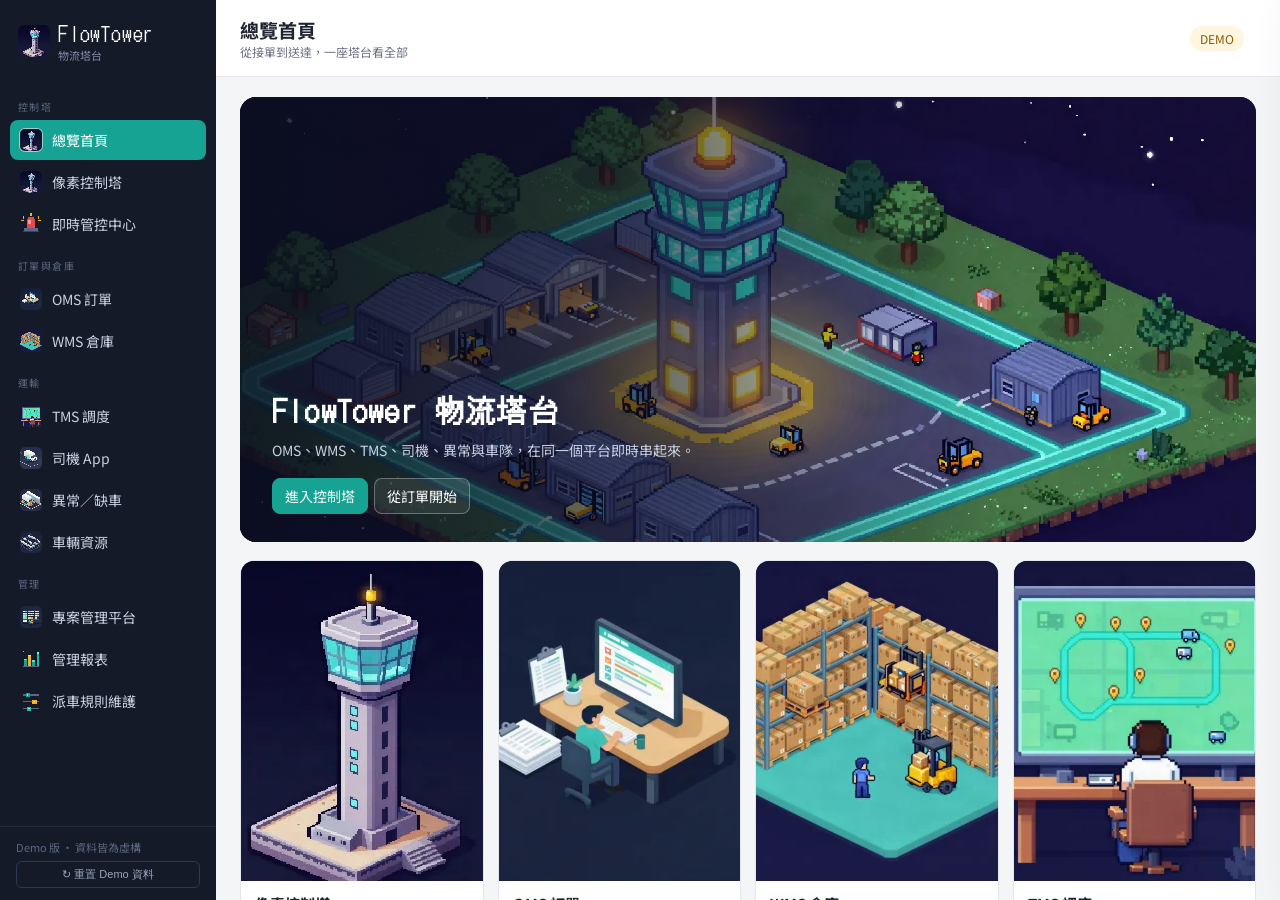
<file: docs/index.html>
<!DOCTYPE html>
<html lang="zh-Hant">
<head>
<meta charset="utf-8">
<meta name="viewport" content="width=device-width, initial-scale=1">
<title>FlowTower 物流塔台</title>
<link rel="icon" type="image/png" sizes="32x32" href="img/favicon-32.png">
<link rel="icon" type="image/png" sizes="64x64" href="img/favicon.png">
<link rel="apple-touch-icon" href="img/logo.webp">
<meta property="og:title" content="FlowTower 物流塔台">
<meta property="og:image" content="img/hero.webp">
<link rel="preconnect" href="https://fonts.googleapis.com">
<link href="https://fonts.googleapis.com/css2?family=DotGothic16&family=Noto+Sans+TC:wght@400;500;700&family=JetBrains+Mono:wght@500&display=swap" rel="stylesheet">
<link rel="stylesheet" href="css/app.css?v=18">
<script src="config.js"></script>
</head>
<body>
<aside id="nav">
  <a class="logo" href="#home"><img src="img/logo.webp" alt="" width="32" height="32"><div>FlowTower<small>物流塔台</small></div></a>
  <nav>
    <div class="grp">控制塔</div>
    <a href="#home" data-r="home"><img class="ico" src="img/logo.webp" alt="">總覽首頁</a>
    <a href="#tower" data-r="tower"><img class="ico" src="img/logo.webp" alt="">像素控制塔</a>
    <a href="#control" data-r="control"><img class="ico" src="img/control.svg" alt="">即時管控中心</a>
    <div class="grp">訂單與倉庫</div>
    <a href="#oms" data-r="oms"><img class="ico" src="img/oms.webp" alt="">OMS 訂單</a>
    <a href="#wms" data-r="wms"><img class="ico" src="img/wms.webp" alt="">WMS 倉庫</a>
    <div class="grp">運輸</div>
    <a href="#tms" data-r="tms"><img class="ico" src="img/tms.webp" alt="">TMS 調度</a>
    <a href="#driver" data-r="driver"><img class="ico" src="img/driver.webp" alt="">司機 App</a>
    <a href="#exceptions" data-r="exceptions"><img class="ico" src="img/exceptions.webp" alt="">異常／缺車</a>
    <a href="#fleet" data-r="fleet"><img class="ico" src="img/fleet.webp" alt="">車輛資源</a>
    <div class="grp">管理</div>
    <a href="#projects" data-r="projects"><img class="ico" src="img/projects.webp" alt="">專案管理平台</a>
    <a href="#reports" data-r="reports"><img class="ico" src="img/reports.svg" alt="">管理報表</a>
    <a href="#rules" data-r="rules"><img class="ico" src="img/rules.svg" alt="">派車規則維護</a>
  </nav>
  <div class="foot">Demo 版 · 資料皆為虛構<button id="resetBtn">↻ 重置 Demo 資料</button></div>
</aside>
<main id="main">
  <header id="top"><button id="menuBtn">☰</button><div><h1 id="title">-</h1><div class="sub" id="sub"></div></div><div class="sp"></div><span class="demo">DEMO</span><div id="actions" class="row"></div></header>
  <section id="view"><div class="loading">載入中…</div></section>
</main>
<div id="mask"></div>
<div id="drawer"><div class="dh"><h2 id="dT"></h2><span id="dB"></span><button class="x" id="dX">×</button></div><div class="db" id="dBody"></div><div class="df" id="dFoot"></div></div>
<div id="toast"></div>
<script type="module" src="js/app.js?v=18"></script>
</body>
</html>
</file>
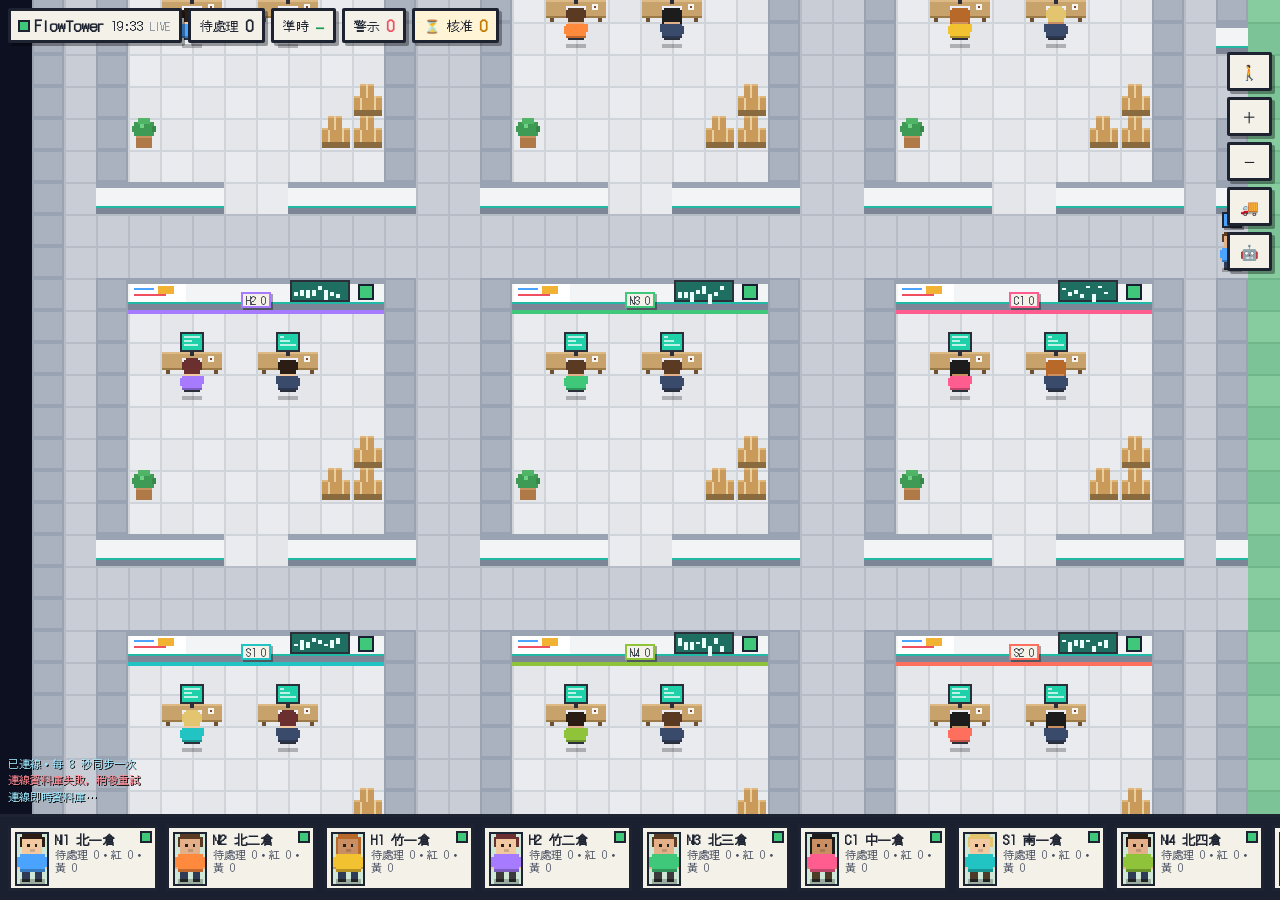
<file: docs/tower.html>
<!DOCTYPE html>
<html lang="zh-Hant">
<head>
<meta charset="utf-8">
<meta name="viewport" content="width=device-width, initial-scale=1, maximum-scale=1, user-scalable=no">
<title>FlowTower 像素控制塔</title>
<link rel="preconnect" href="https://fonts.googleapis.com">
<link href="https://fonts.googleapis.com/css2?family=DotGothic16&family=Noto+Sans+TC:wght@400;700&display=swap" rel="stylesheet">
<style>
:root{--ink:#1d2330;--pap:#f4f1e8;--teal:#22b8a6;--g:#3fc77a;--y:#f2b233;--r:#ef4f5f;--b:#4aa3ff;--mut:#7c8597;--px:"DotGothic16","Noto Sans TC",monospace}
*{box-sizing:border-box;margin:0;padding:0}
html,body{height:100%;overflow:hidden;background:#0d1020;color:var(--ink);font-family:var(--px);-webkit-tap-highlight-color:transparent;touch-action:none;user-select:none;-webkit-user-select:none}
canvas{position:fixed;left:0;top:0;image-rendering:pixelated;image-rendering:crisp-edges}
#ov{pointer-events:none}
.box{background:var(--pap);border:3px solid var(--ink);box-shadow:3px 3px 0 rgba(0,0,0,.35);border-radius:2px}
/* HUD */
#hud{position:fixed;top:8px;left:8px;right:8px;display:flex;gap:6px;flex-wrap:wrap;z-index:5;pointer-events:none}
.pill{pointer-events:auto;padding:4px 9px;font-size:13px;display:flex;align-items:center;gap:6px;white-space:nowrap}
.pill b{font-size:15px}
.led{width:8px;height:8px;background:var(--g);box-shadow:0 0 0 2px var(--ink);animation:bl 1.2s steps(2) infinite}
@keyframes bl{50%{opacity:.25}}
#apBtn{cursor:pointer;background:#fff4d6}
#zoom{position:fixed;right:8px;top:52px;display:flex;flex-direction:column;gap:6px;z-index:5}
.btn{pointer-events:auto;cursor:pointer;font:15px var(--px);padding:6px 10px;color:var(--ink)}
.btn.on{background:var(--b);color:#fff}
.btn:active{transform:translate(2px,2px);box-shadow:1px 1px 0 rgba(0,0,0,.35)}
/* bottom bar */
#bar{position:fixed;left:0;right:0;bottom:0;height:86px;background:#1b2030;border-top:3px solid var(--ink);display:flex;gap:8px;padding:8px;overflow-x:auto;z-index:6;touch-action:pan-x;scrollbar-width:none}
#bar::-webkit-scrollbar{display:none}
.card{flex:0 0 auto;width:150px;height:66px;background:var(--pap);border:3px solid var(--ink);display:flex;gap:6px;padding:4px;cursor:pointer;position:relative}
.card canvas{position:static;width:36px;height:54px;background:#cfe7d6;border:2px solid var(--ink)}
.card .n{font-size:13px;line-height:1.2;font-weight:700}
.card .s{font-size:11px;color:#4b5263;line-height:1.25;overflow:hidden;display:-webkit-box;-webkit-line-clamp:2;-webkit-box-orient:vertical}
.card .d{position:absolute;right:5px;top:5px;width:8px;height:8px;box-shadow:0 0 0 2px var(--ink)}
.card.al{animation:shake .5s steps(2) infinite}
@keyframes shake{50%{background:#ffd9dd}}
#joy{position:fixed;left:16px;bottom:104px;width:110px;height:110px;border:3px solid rgba(255,255,255,.5);background:rgba(0,0,0,.18);display:none;z-index:6;touch-action:none;border-radius:50%}
#knob{position:absolute;left:31px;top:31px;width:42px;height:42px;background:rgba(255,255,255,.85);border:3px solid var(--ink);border-radius:50%}
.walking #joy{display:block}
/* side panel = terminal */
#side{position:fixed;right:0;top:0;bottom:86px;width:400px;max-width:100%;background:#11151f;color:#d7e2f0;border-left:3px solid var(--ink);z-index:9;transform:translateX(105%);transition:transform .2s steps(4);display:flex;flex-direction:column}
#side.open{transform:none}
#sh{display:flex;gap:10px;align-items:center;padding:10px 12px;background:#1b2030;border-bottom:3px solid #000}
#sh canvas{position:static;width:32px;height:48px;background:#cfe7d6;border:2px solid #000}
#sh h3{font-size:16px;color:#fff}
#sh p{font-size:11px;color:#8b97ab}
#x{margin-left:auto;background:none;border:none;color:#fff;font:22px var(--px);cursor:pointer;padding:2px 8px}
#sb{flex:1;overflow:auto;padding:10px 12px;font-size:12.5px;line-height:1.55;touch-action:pan-y}
.sec{color:#5dd6c4;margin:10px 0 4px;font-size:11px;letter-spacing:.1em}
.row{display:flex;gap:6px;padding:3px 0;border-bottom:1px dashed #263044}
.row .id{color:#8fb3ff;width:58px;flex:0 0 auto}
.row .m{flex:1;color:#b9c4d6}
.tag{padding:0 5px;color:#111;font-size:11px;white-space:nowrap;height:18px}
.tag.g{background:var(--g)}.tag.y{background:var(--y)}.tag.r{background:var(--r);color:#fff}
.msg{margin:6px 0;white-space:pre-wrap}
.msg.u{color:#ffd47a}.msg.u:before{content:"> "}
.msg.a{color:#d7e2f0;border-left:3px solid var(--teal);padding-left:8px}
.ap{display:flex;gap:8px;align-items:center;padding:6px 0;border-bottom:1px dashed #263044}
.ap div{flex:1}.ap small{display:block;color:#8b97ab}
.ap button{font:12px var(--px);background:var(--g);border:2px solid #000;padding:2px 8px;cursor:pointer}
#lk{display:flex;gap:8px;flex-wrap:wrap;padding:10px 12px 14px;border-top:3px solid #000}
#lk button{font:13px var(--px);background:var(--teal);border:2px solid #000;padding:6px 10px;cursor:pointer}
#qs{display:flex;gap:6px;flex-wrap:wrap;padding:6px 12px}
#qs button{font:12px var(--px);background:#232a3b;color:#d7e2f0;border:2px solid #3a4560;padding:4px 8px;cursor:pointer}
#f{display:flex;gap:6px;padding:8px 12px 12px;border-top:3px solid #000}
#f input{flex:1;background:#0a0d14;border:2px solid #3a4560;color:#fff;font:14px var(--px);padding:8px;outline:none}
#f button{font:14px var(--px);background:var(--teal);border:2px solid #000;padding:0 12px;cursor:pointer}
/* log */
#log{position:fixed;left:8px;bottom:96px;width:300px;max-height:120px;overflow:hidden;font-size:11px;line-height:1.5;color:#e9f1ff;z-index:4;pointer-events:none;text-shadow:1px 1px 0 #000}
#log div{animation:fin .3s steps(3)}
@keyframes fin{from{opacity:0}}
.walking #log{display:none}
#toast{position:fixed;top:52px;left:50%;transform:translateX(-50%);z-index:8;display:flex;flex-direction:column;gap:4px;align-items:center;pointer-events:none}
.toast{background:#ffd9dd;border:3px solid var(--ink);padding:4px 10px;font-size:13px;box-shadow:3px 3px 0 rgba(0,0,0,.35)}
/* join */
#join{position:fixed;inset:0;z-index:20;display:grid;place-items:center;background:rgba(10,12,24,.72)}
#join .box{width:min(340px,90vw);padding:18px;text-align:center}
#join h1{font-size:24px;letter-spacing:.06em}
#join h1 em{font-style:normal;color:var(--teal)}
#join p{font-size:12px;color:#4b5263;margin:6px 0 12px;line-height:1.6}
#join input{width:100%;border:3px solid var(--ink);background:#fff;font:16px var(--px);padding:8px;text-align:center;outline:none;margin-bottom:10px}
.cols{display:flex;gap:6px;justify-content:center;margin-bottom:12px}
.cols i{width:26px;height:26px;border:3px solid var(--ink);cursor:pointer}
.cols i.sel{outline:3px solid var(--teal);outline-offset:2px}
#go{width:100%;font:17px var(--px);background:var(--teal);border:3px solid var(--ink);padding:9px;cursor:pointer;box-shadow:3px 3px 0 rgba(0,0,0,.35)}
@media (max-width:640px){
  #side{bottom:0;top:28%;width:100%;border-left:none;border-top:3px solid var(--ink)}
  #log{width:220px;font-size:10px;max-height:90px}
  .pill{font-size:12px;padding:3px 7px}.pill b{font-size:13px}
  .hm{display:none}
  #zoom{top:92px}
}
</style>
<script src="config.js"></script>
</head>
<body>
<canvas id="cv"></canvas>
<canvas id="ov"></canvas>

<div id="hud">
  <div class="pill box"><span class="led"></span><b>FlowTower</b><span id="clk">--:--</span><span style="color:var(--mut);font-size:11px">LIVE</span></div>
  <div class="pill box">待處理 <b id="kP">0</b></div>
  <div class="pill box">準時 <b id="kO" style="color:#1d9a55">—</b></div>
  <div class="pill box">警示 <b id="kA" style="color:var(--r)">0</b></div>
  <div class="pill box" id="apBtn">⏳ 核准 <b id="kAp" style="color:#c27a00">0</b></div>
</div>
<div id="zoom">
  <button class="btn box" id="bWalk">🚶</button>
  <button class="btn box" id="bIn">＋</button>
  <button class="btn box" id="bOut">－</button>
  <button class="btn box" id="bT">🚚</button>
  <button class="btn box" id="bA">🤖</button>
</div>
<div id="log"></div>
<div id="toast"></div>
<div id="joy"><div id="knob"></div></div>
<div id="bar"></div>

<div id="side">
  <div id="sh"><canvas id="sPic" width="12" height="20"></canvas><div><h3 id="sT">-</h3><p id="sS">-</p></div><button id="x">×</button></div>
  <div id="sb"></div>
  <div id="lk"></div>
</div>


<script>
(()=>{
const $=id=>document.getElementById(id);
const rnd=(a,b)=>a+Math.random()*(b-a), ri=(a,b)=>Math.floor(rnd(a,b+1)), pick=a=>a[Math.floor(Math.random()*a.length)];
const clamp=(v,a,b)=>Math.max(a,Math.min(b,v));
const esc=s=>String(s).replace(/[&<>"]/g,c=>({'&':'&amp;','<':'&lt;','>':'&gt;','"':'&quot;'}[c]));
const mobile=innerWidth<700;

/* ================= MAP ================= */
const T=16, MW=66, MH=40;
// tile ids: 0 space,1 room floor,2 corridor,3 green office,4 wall,5 dock,6 road,7 tech floor,8 meeting floor
const map=[], solid=[];
for(let y=0;y<MH;y++){map.push(new Array(MW).fill(0));solid.push(new Array(MW).fill(false));}
const fill=(x0,y0,x1,y1,v)=>{for(let y=y0;y<=y1;y++)for(let x=x0;x<=x1;x++)map[y][x]=v;};
fill(0,0,65,36,4);           // building shell walls
fill(1,1,36,32,2);           // transport corridors
fill(1,33,36,35,5);          // dock
fill(38,1,64,35,3);          // agent office
for(const y of [6,7,11,12,22,23,33,34]) map[y][37]=y>=33?5:2; // divider doors
fill(0,37,65,39,6);          // road
for(const x of [6,7,18,19,30,31]) map[36][x]=5; // dock gates

const WH=[
 {code:'N1',name:'N1 北一倉',c:'#4aa3ff'},{code:'N2',name:'N2 北二倉',c:'#ff8a3d'},{code:'H1',name:'H1 竹一倉',c:'#f2c230'},
 {code:'H2',name:'H2 竹二倉',c:'#a77bff'},{code:'N3',name:'N3 北三倉',c:'#3fc77a'},{code:'C1',name:'C1 中一倉',c:'#ff5d8f'},
 {code:'S1',name:'S1 南一倉',c:'#22c3c3'},{code:'N4',name:'N4 北四倉',c:'#8fc43a'},{code:'S2',name:'S2 南二倉',c:'#ff6f5d'}];
const RX=[2,14,26], RY=[2,13,24];
WH.forEach((w,i)=>{
  const rx=RX[i%3], ry=RY[Math.floor(i/3)];
  w.r={x:rx,y:ry,w:10,h:9};
  fill(rx,ry,rx+9,ry+8,4); fill(rx+1,ry+1,rx+8,ry+7,1);
  map[ry+8][rx+4]=1; map[ry+8][rx+5]=1; // door
  w.door={x:rx+4,y:ry+9};
});
const AG=[
 {code:'併',name:'併單助理',role:'找出同庫房、同送達點、45 分鐘內的訂單，合併派車減少叫車',c:'#22b8a6',link:'tms',f:()=>({n:STATS.merge,t:STATS.merge?`可併單省 ${STATS.merge} 車次`:'目前沒有可併的單'})},
 {code:'缺',name:'缺車分析',role:'把每一次叫不到車變成原因統計',c:'#ff5d8f',link:'exceptions',f:()=>({n:STATS.short,t:STATS.short?`${STATS.short} 筆缺車待處理`:'沒有待處理的缺車'})},
 {code:'異',name:'異常追蹤',role:'追蹤司機回報的異常直到結案',c:'#ef4f5f',link:'exceptions',f:()=>({n:STATS.exc,t:STATS.exc?`${STATS.exc} 件異常未結案`:'沒有未結案異常'})},
 {code:'P',name:'專案管理平台',role:'會議行動項目 → 任務 → 審核',c:'#f2b233',link:'projects',f:()=>({n:STATS.overdue+approvals.length,t:`逾期任務 ${STATS.overdue}・待核准 ${approvals.length}`})},
 {code:'車',name:'車輛調度',role:'預估產能缺口、建議跨倉支援',c:'#4aa3ff',link:'fleet',f:()=>({n:STATS.idle,t:`可用車 ${STATS.idle} 台`})},
 {code:'LINE',name:'司機通知',role:'派車與異動即時通知司機（LINE，規劃中）',c:'#06c755',link:'driver',f:()=>({n:STATS.transit,t:`配送中 ${STATS.transit} 張單`})},
 {code:'帳',name:'帳單核對',role:'依費率卡核對每趟應收應付（規劃中）',c:'#a77bff',link:null,f:()=>({n:delivered,t:`今日已送達 ${delivered} 張，待核對`})}];
const AP=[[39,2],[47,2],[55,2],[39,26],[47,26],[55,26],[39,14]];
AG.forEach((a,i)=>{a.r={x:AP[i][0],y:AP[i][1],w:7,h:7};});
const BRAIN={x:47,y:13,w:9,h:9};
fill(47,14,55,21,7);
const MEET={x:58,y:12,w:7,h:11};
fill(58,12,64,22,4); fill(59,13,64,21,8); map[16][58]=8; map[17][58]=8; map[18][58]=8;

for(let y=0;y<MH;y++)for(let x=0;x<MW;x++) if(map[y][x]===4||map[y][x]===0||map[y][x]===6) solid[y][x]=true;
const solidRect=(x,y,w=1,h=1)=>{for(let j=y;j<y+h;j++)for(let i=x;i<x+w;i++)solid[j][i]=true;};

/* ================= SPRITES ================= */
const SK=['#f2c9a0','#e3b089','#c98e62'], HR=['#2b1d14','#5a3a22','#1c1c1c','#b8692a','#e3c56f','#6b2f2f'];
function look(shirt,seed){const r=seed??Math.floor(Math.random()*999);return {shirt,skin:SK[r%3],hair:HR[(r>>2)%HR.length],pants:['#2f3a56','#3b3b3b','#4d3b2a'][(r>>4)%3],style:(r>>3)%3};}
function dk(hex,f=.75){const n=parseInt(hex.slice(1),16);const r=(n>>16)*f|0,g=((n>>8)&255)*f|0,b=(n&255)*f|0;return `rgb(${r},${g},${b})`;}
function drawChar(c,x,y,L,dir,fr,sit,carry,typing){
  x=Math.round(x);y=Math.round(y);const Y=y-19;const R=(a,b,w,h,col)=>{c.fillStyle=col;c.fillRect(a,b,w,h);};
  R(x-5,y-1,10,2,'rgba(0,0,0,.25)');
  if(!sit){const s=fr%4;const l=s===1?-1:0,r=s===3?-1:0;
    R(x-4,Y+14+l,3,4,L.pants);R(x+1,Y+14+r,3,4,L.pants);R(x-4,Y+18+l,3,1,'#222');R(x+1,Y+18+r,3,1,'#222');}
  R(x-5,Y+8,10,7,L.shirt);R(x-5,Y+14,10,1,dk(L.shirt));
  const sw=(!sit&&fr%4===1)?1:(!sit&&fr%4===3)?-1:0, tp=typing?(fr%2):0;
  if(dir==='up'&&sit){R(x-6,Y+9-tp,1,4,L.shirt);R(x+5,Y+9+tp-1,1,4,L.shirt);}
  else{R(x-6,Y+9+sw,1,4,L.shirt);R(x+5,Y+9-sw,1,4,L.shirt);R(x-6,Y+13+sw,1,1,L.skin);R(x+5,Y+13-sw,1,1,L.skin);}
  R(x-4,Y+1,8,7,L.skin);
  R(x-4,Y,8,2,L.hair);R(x-5,Y+1,1,4,L.hair);R(x+4,Y+1,1,4,L.hair);
  if(L.style===1){R(x-5,Y+1,1,7,L.hair);R(x+4,Y+1,1,7,L.hair);}
  if(L.style===2){R(x-3,Y-1,6,1,L.hair);}
  if(dir==='up'){R(x-4,Y+2,8,5,L.hair);}
  else if(dir==='left'){R(x+1,Y+2,3,3,L.hair);R(x-3,Y+4,1,1,'#222');}
  else if(dir==='right'){R(x-4,Y+2,3,3,L.hair);R(x+2,Y+4,1,1,'#222');}
  else{R(x-2,Y+4,1,1,'#222');R(x+1,Y+4,1,1,'#222');R(x-1,Y+6,2,1,dk(L.skin,.85));}
  if(carry){R(x-4,Y+8,8,6,'#c99a5a');R(x-4,Y+10,8,1,'#a57a40');R(x-1,Y+8,2,6,'#e8d0a0');}
}
function portrait(cv,L){const c=cv.getContext('2d');c.clearRect(0,0,cv.width,cv.height);drawChar(c,6,cv.height-1,L,'down',0,false,false,false);}

/* ================= BACKGROUND ================= */
const bg=document.createElement('canvas'); bg.width=MW*T; bg.height=MH*T;
const g=bg.getContext('2d');
const R=(x,y,w,h,col)=>{g.fillStyle=col;g.fillRect(x,y,w,h);};
// space + stars
R(0,0,bg.width,bg.height,'#0d1020');
for(let i=0;i<500;i++){R(ri(0,bg.width),ri(0,bg.height),1,1,pick(['#3a4370','#6c78b8','#ffffff']));}
for(let y=0;y<MH;y++)for(let x=0;x<MW;x++){
  const t=map[y][x],X=x*T,Y=y*T;
  if(t===1){R(X,Y,T,T,'#e4e6ea');R(X,Y,T,1,'#cfd3da');R(X,Y,1,T,'#cfd3da');if((x+y)%2)R(X+1,Y+1,T-1,T-1,'#e9ebee');}
  else if(t===2){R(X,Y,T,T,'#c9ced6');R(X,Y,T,1,'#b7bdc7');R(X,Y,1,T,'#b7bdc7');}
  else if(t===3){R(X,Y,T,T,(x+y)%2?'#7cc497':'#86cc9f');R(X,Y,T,1,'#6fb78a');}
  else if(t===5){R(X,Y,T,T,'#b9b4a6');if((x+y)%4===0)R(X+2,Y+7,12,2,'#e2c14a');}
  else if(t===6){R(X,Y,T,T,'#3b3f4a');if(y===38&&x%3===0)R(X+2,Y+7,10,2,'#e8e8e8');}
  else if(t===7){R(X,Y,T,T,'#273049');R(X,Y,T,1,'#334063');R(X,Y,1,T,'#334063');}
  else if(t===8){R(X,Y,T,T,'#d8c7a5');R(X,Y,T,1,'#c6b38d');}
  else if(t===4){
    const below=y+1<MH?map[y+1][x]:0;
    if(below!==4&&below!==0&&below!==6){ // wall face
      R(X,Y,T,T,'#f3f4f6');R(X,Y,T,3,'#9aa3b2');R(X,Y+T-3,T,3,'#7d8696');R(X,Y+T-4,T,1,'#22b8a6');
    }else{R(X,Y,T,T,'#9aa3b2');R(X+1,Y+1,T-2,T-2,'#aab2bf');}
  }
}
// road edge
R(0,37*T,bg.width,2,'#e2c14a');
/* furniture */
function desk(tx,ty){const X=tx*T,Y=ty*T;
  R(X+1,Y+5,30,9,'#c8a26b');R(X+1,Y+5,30,1,'#dcb985');R(X+1,Y+13,30,1,'#9c7a48');R(X+3,Y+14,2,2,'#6b5232');R(X+27,Y+14,2,2,'#6b5232');
  R(X+10,Y-5,12,10,'#2a2f3a');R(X+15,Y+5,2,2,'#2a2f3a');R(X+11,Y+8,10,2,'#eceff3');R(X+24,Y+7,3,3,'#f4f4f4');R(X+25,Y+8,1,1,'#7b4a2a');
  R(X+11,Y+18,10,6,'#39404f');R(X+12,Y+24,8,1,'#2a2f3a');
  solidRect(tx,ty,2,1);
}
function plant(tx,ty){const X=tx*T,Y=ty*T;R(X+4,Y+9,8,6,'#b07a48');R(X+4,Y+9,8,1,'#c99260');R(X+3,Y+2,10,7,'#3f9a55');R(X+5,Y,6,3,'#4fb466');R(X+2,Y+4,2,3,'#3f9a55');R(X+12,Y+4,2,3,'#358a49');R(X+6,Y+3,2,2,'#6fd086');solidRect(tx,ty);}
function boxes(tx,ty){const X=tx*T,Y=ty*T;R(X+1,Y+12,14,3,'#8a6a3f');for(const [a,b] of [[1,5],[8,5],[4,-1]]){R(X+a,Y+b,7,7,'#c99a5a');R(X+a,Y+b,7,1,'#ddb77c');R(X+a+3,Y+b,1,7,'#e8d0a0');}solidRect(tx,ty);}
function shelf(tx,ty){const X=tx*T,Y=ty*T;R(X+1,Y-6,14,21,'#8a6a3f');R(X+2,Y-5,12,19,'#6b5232');for(let k=0;k<3;k++){R(X+2,Y-5+k*6+5,12,1,'#8a6a3f');for(let b=0;b<4;b++)R(X+3+b*3,Y-5+k*6,2,5,pick(['#ef4f5f','#4aa3ff','#f2b233','#3fc77a','#a77bff']));}solidRect(tx,ty);}
function cooler(tx,ty){const X=tx*T,Y=ty*T;R(X+4,Y-6,8,8,'#9fd8ff');R(X+5,Y-5,2,4,'#d8f1ff');R(X+3,Y+2,10,13,'#e9edf2');R(X+3,Y+2,10,1,'#fff');R(X+6,Y+6,4,2,'#4aa3ff');solidRect(tx,ty);}
function sofa(tx,ty,w){const X=tx*T,Y=ty*T;R(X+1,Y+2,w*T-2,12,'#3f6fb3');R(X+1,Y+2,w*T-2,4,'#5585cc');R(X+1,Y+2,3,12,'#335d99');R(X+w*T-4,Y+2,3,12,'#335d99');solidRect(tx,ty,w,1);}
function wallScreen(tx,ty,w,col){const X=tx*T,Y=ty*T;R(X+1,Y+1,w*T-2,T-5,'#2a2f3a');R(X+2,Y+2,w*T-4,T-7,col);for(let k=0;k<w*4;k++)R(X+3+k*3,Y+9-ri(1,5),2,ri(1,5),'#e9fff9');}
function whiteboard(tx,ty){const X=tx*T,Y=ty*T;R(X+1,Y+2,28,10,'#fff');R(X+1,Y+2,28,1,'#9aa3b2');R(X+3,Y+5,10,1,'#4aa3ff');R(X+3,Y+8,16,1,'#ef4f5f');R(X+15,Y+4,8,4,'#f2b233');}
function rug(r,col){g.globalAlpha=.28;R(r.x*T+4,(r.y+1)*T+4,r.w*T-8,(r.h-1)*T-8,col);g.globalAlpha=1;R(r.x*T+4,(r.y+1)*T+4,r.w*T-8,1,col);R(r.x*T+4,(r.y+r.h)*T-5,r.w*T-8,1,col);}
// warehouses
WH.forEach(w=>{const {x,y}=w.r;
  R(x*T+T,y*T+T,8*T,2,w.c);
  whiteboard(x+1,y);wallScreen(x+6,y,2,'#1e6f62');
  desk(x+2,y+2);desk(x+5,y+2);
  boxes(x+8,y+5);boxes(x+8,y+6);boxes(x+7,y+6);plant(x+1,y+6);
  w.seats=[{x:(x+3)*T,y:(y+3)*T+12},{x:(x+6)*T,y:(y+3)*T+12}];
  w.screens=[{x:(x+2)*T+11,y:(y+2)*T-4},{x:(x+5)*T+11,y:(y+2)*T-4}];
  w.lamp={x:(x+8)*T+4,y:y*T+4};
});
// agent clusters
AG.forEach(a=>{const {x,y}=a.r;rug(a.r,a.c);
  desk(x+1,y+3);desk(x+4,y+3);plant(x+6,y+6);if(a.r.y<10)shelf(x,y+6);else cooler(x,y+6);
  a.seats=[{x:(x+2)*T,y:(y+4)*T+12},{x:(x+5)*T,y:(y+4)*T+12}];
  a.screens=[{x:(x+1)*T+11,y:(y+3)*T-4},{x:(x+4)*T+11,y:(y+3)*T-4}];
});
// brain
{const X=BRAIN.x*T,Y=BRAIN.y*T;
 for(const [tx,ty] of [[48,15],[54,15],[48,20],[54,20]]){R(tx*T+3,ty*T-8,10,23,'#1b2030');R(tx*T+4,ty*T-7,8,21,'#2a3350');for(let k=0;k<5;k++)R(tx*T+5,ty*T-6+k*4,6,2,'#3a4566');solidRect(tx,ty);}
 R((51)*T,(17)*T,3*T,2*T,'#1b2030');R(51*T+2,17*T+2,3*T-4,2*T-4,'#22b8a6');R(51*T+5,17*T+5,3*T-10,2*T-10,'#1b2030');solidRect(51,17,3,2);
}
// meeting room
{for(let k=0;k<3;k++)R((60)*T+4,(15+k*2)*T+4,4*T-8,T*1.5,'#b07a48');R(60*T+4,15*T+4,4*T-8,1,'#c99260');solidRect(60,15,4,5);
 wallScreen(60,12,3,'#284a8a');plant(63,21);plant(59,13);}
// lounge / misc
sofa(39,23,3);cooler(45,23);plant(43,23);plant(64,1);plant(38,35);
sofa(15,34,3);sofa(27,34,3);cooler(1,33);
// dock pallets
for(const tx of [9,10,21,22,33]) boxes(tx,33);
// labels on floor zones (drawn in overlay later)

/* ================= PATHFINDING ================= */
function walkable(x,y){return x>=0&&y>=0&&x<MW&&y<MH&&!solid[y][x];}
function bfs(sx,sy,tx,ty){
  if(!walkable(tx,ty)) return null;
  const key=(x,y)=>y*MW+x, prev=new Map([[key(sx,sy),-1]]), q=[[sx,sy]];
  while(q.length){const [x,y]=q.shift(); if(x===tx&&y===ty)break;
    for(const [dx,dy] of [[1,0],[-1,0],[0,1],[0,-1]]){const nx=x+dx,ny=y+dy,k=key(nx,ny);if(!prev.has(k)&&walkable(nx,ny)){prev.set(k,key(x,y));q.push([nx,ny]);}}}
  if(!prev.has(key(tx,ty))) return null;
  const path=[];let k=key(tx,ty);while(k!==-1){path.push({x:(k%MW)*T+8,y:Math.floor(k/MW)*T+12});k=prev.get(k);}
  return path.reverse();
}

/* ================= ACTORS ================= */
const actors=[];
WH.forEach((w,i)=>{w.staff=w.seats.map((s,j)=>{const a={x:s.x,y:s.y,L:look(j?'#3a4a6b':w.c,i*7+j*3),dir:'up',sit:true,typing:true,fr:0,ref:{type:'wh',w}};actors.push(a);return a;});});
AG.forEach((ag,i)=>{ag.staff=ag.seats.map((s,j)=>{const a={x:s.x,y:s.y,L:look(j?'#3a4a6b':ag.c,i*11+j*5+40),dir:'up',sit:true,typing:true,fr:0,ref:{type:'ag',a:ag}};actors.push(a);return a;});});
function walker(L,path,opts={}){const a={x:path[0].x,y:path[0].y,L,dir:'down',sit:false,fr:0,path,pi:0,speed:opts.speed||38,carry:opts.carry,onDone:opts.onDone,temp:true,bubble:opts.bubble,bt:opts.bubble?4:0};actors.push(a);return a;}
// wanderers
const SPOTS=[[45,24],[2,33],[40,10],[60,20],[20,11],[8,22],[50,12],[33,30],[57,10],[44,32]];
function wander(a){const s=pick(SPOTS);const p=bfs(Math.floor(a.x/T),Math.floor(a.y/T),s[0],s[1]);if(p){a.path=p;a.pi=0;}}
for(let i=0;i<5;i++){const s=pick(SPOTS);const a=walker(look(pick(['#e8e8e8','#f2b233','#7c5cff','#22b8a6','#ef4f5f'])),[{x:s[0]*T+8,y:s[1]*T+12}]);a.temp=false;a.wander=true;a.wait=rnd(0,4);}

/* trucks */
const trucks=[];
function spawnTruck(w,id){const gate=[6,18,30].reduce((b,v)=>Math.abs(v-w.door.x)<Math.abs(b-w.door.x)?v:b);trucks.push({x:gate*T+8,y:38*T+2,dir:Math.random()<.5?-1:1,c:w.c,id,wait:1.2});}
function drawTruck(c,t,cx,cy){const x=Math.round(t.x-cx),y=Math.round(t.y-cy),f=t.dir;const R2=(a,b,w,h,col)=>{c.fillStyle=col;c.fillRect(f>0?x+a:x-a-w,y+b,w,h);};
  R2(-18,-14,24,14,t.c);R2(-18,-14,24,2,'#ffffff55');R2(6,-10,10,10,'#f3f4f6');R2(12,-8,3,4,'#7fd0ff');R2(-18,0,34,2,'#333');
  for(const a of [-14,-4,10]){R2(a,1,5,5,'#1b1b1b');R2(a+2,3,1,1,'#999');}}

/* ================= LIVE DATA（Supabase） ================= */
const CF=window.FT_CONFIG, HD={apikey:CF.SUPABASE_ANON_KEY,Authorization:'Bearer '+CF.SUPABASE_ANON_KEY};
const q=p=>fetch(CF.SUPABASE_URL+'/rest/v1/'+p,{headers:HD}).then(r=>{if(!r.ok)throw new Error(r.status);return r.json();});
const fmtHM=d=>new Date(d).toLocaleTimeString('zh-TW',{hour:'2-digit',minute:'2-digit',hour12:false});
const STG=['備貨中','待交車','配送中','已送達'];
const stageOf=s=>({created:0,released:0,picking:0,picked:1,loaded:1,in_transit:2,exception:2,delivered:3}[s]??0);
function flagOf(o){const now=Date.now(),dep=+new Date(o.req_depart_at),eta=+new Date(o.req_arrive_at),m=60000,s=o.status;
  if(s==='delivered'||s==='cancelled')return['g','完成']; if(s==='exception')return['r','異常'];
  if(['created','released','picking'].includes(s)){if(now>dep-5*m)return['r','T−5 未備妥'];if(now>dep-15*m)return['y','T−15 未備妥'];}
  if(['picked','loaded'].includes(s)&&now>dep)return['r','T0 未出車'];
  if(s==='in_transit'){if(now>eta+30*m)return['r','ETA+30 未送達'];if(now>eta)return['y','超過 ETA'];}
  return['g','正常'];}
let orders=[],delivered=0,onTime=0,couriers=0,lastEv=new Date(Date.now()-15*60000).toISOString(),first=true,approvals=[],brainNotes=0,live=false;
const prevFlag={},STATS={merge:0,short:0,exc:0,overdue:0,idle:0,transit:0},LOC={},CUS={},seenTrip=new Set();
async function poll(){
  try{
    const today=new Date();today.setHours(0,0,0,0);
    const [os,ev,ex,sr,tk,ap,vs]=await Promise.all([
      q(`orders?select=id,order_no,site_id,location_id,customer_id,status,req_depart_at,req_arrive_at,updated_at,trip_orders(trip_id)&or=(status.not.in.(delivered,cancelled),updated_at.gte.${encodeURIComponent(today.toISOString())})&limit=1000`),
      q(`tracking_events?select=event,trip_id,order_id,note,recorded_at,orders(order_no,site_id)&recorded_at=gt.${encodeURIComponent(lastEv)}&order=recorded_at&limit=200`),
      q('exceptions?select=id&status=neq.closed'),q('vehicle_shortage_reports?select=id&status=eq.open'),
      q('tasks?select=status,due_date'),q('approvals?select=title,kind,requested_by&status=eq.pending'),q('vehicles?select=status')]);
    if(first){const [locs,cs,sites]=await Promise.all([q('locations?select=id,name'),q('customers?select=id,name'),q('sites?select=id,name')]);
      locs.forEach(l=>LOC[l.id]=l.name);cs.forEach(c=>CUS[c.id]=c.name);sites.forEach(s=>{const w=WH.find(x=>x.code===s.id);if(w)w.name=s.name;});
      cards.forEach(({d,it})=>{if(it.ref.type==='wh')d.querySelector('.n').textContent=it.ref.w.name;});}
    orders=os.map(o=>{const w=WH.find(x=>x.code===o.site_id);if(!w)return null;const [flag,why]=flagOf(o);
      return {id:o.order_no,dbid:o.id,w,cust:CUS[o.customer_id]||'',dest:LOC[o.location_id]||'',dep:o.req_depart_at,eta:o.req_arrive_at,stage:stageOf(o.status),status:o.status,flag,why,trip:o.trip_orders.length>0,loc:o.location_id,upd:o.updated_at};}).filter(Boolean);
    const dl=orders.filter(o=>o.stage===3);delivered=dl.length;onTime=dl.filter(o=>+new Date(o.upd)<=+new Date(o.eta)+30*60000).length;
    orders.forEach(o=>{if(!first&&o.flag==='r'&&prevFlag[o.dbid]&&prevFlag[o.dbid]!=='r')alarm(o,o.why);prevFlag[o.dbid]=o.flag;});
    // 動畫：司機回報事件
    ev.forEach(e=>{lastEv=e.recorded_at>lastEv?e.recorded_at:lastEv;});
    const replay=first?ev.slice(-14):ev;
    replay.forEach((e,i)=>first?setTimeout(()=>handleEv(e),1200+i*1800):handleEv(e));
    function handleEv(e){const o=orders.find(x=>x.dbid===e.order_id),w=o?.w||WH.find(x=>x.code===e.orders?.site_id),no=e.orders?.order_no||'';if(!w)return;
      if(e.event==='handover'){handover({w,id:no});log(`<span style="color:#ffe08a">📦 ${fmtHM(e.recorded_at)} ${w.code} ${no} 交車</span>`);}
      else if(e.event==='depart'){if(!seenTrip.has(e.trip_id)){seenTrip.add(e.trip_id);spawnTruck(w,no);}log(`<span style="color:#9fe8ff">🚚 ${fmtHM(e.recorded_at)} ${w.code} ${no} 出發</span>`);}
      else if(e.event==='delivered'){log(`<span style="color:#7dffb0">✓ ${fmtHM(e.recorded_at)} ${no} 完成交貨</span>`);sparks.push({x:(w.r.x+5)*T,y:(w.r.y+4)*T,tx:52.5*T,ty:18*T,t:0,c:w.c});}
      else if(e.event==='exception'){log(`<span style="color:#ff8a95">⚠ ${fmtHM(e.recorded_at)} ${no} 異常：${esc(e.note||'')}</span>`);w.flash=4;toast(`⚠ ${no}・${e.note||'司機回報異常'}`);}
      else if(e.event==='arrive_gate'||e.event==='arrive_dock')log(`<span style="color:#cfd8ff">📍 ${fmtHM(e.recorded_at)} ${no} ${e.event==='arrive_gate'?'抵達哨口':'抵達碼頭'}</span>`);}
    // AI 助理的即時數字
    const by={};orders.filter(o=>!o.trip&&o.stage<2).sort((a,b)=>+new Date(a.dep)-+new Date(b.dep)).forEach(o=>{const g=by[o.w.code+'|'+o.loc]||=[];const l=g[g.length-1];if(l&&+new Date(o.dep)-+new Date(l[0].dep)<=45*60000)l.push(o);else g.push([o]);});
    STATS.merge=Object.values(by).flat().reduce((s,g)=>s+g.length-1,0);STATS.short=sr.length;STATS.exc=ex.length;
    const td=new Date().toISOString().slice(0,10);STATS.overdue=tk.filter(t=>t.status!=='done'&&t.due_date&&t.due_date<td).length;
    STATS.idle=vs.filter(v=>v.status==='idle').length;STATS.transit=orders.filter(o=>o.status==='in_transit').length;
    approvals=ap.map(a=>({a:a.requested_by||'',t:a.title}));brainNotes=orders.length;
    AG.forEach(a=>{const r=a.f();a.n=r.n;a.task=r.t;a.running=r.n>0;a.prog=Math.min(1,r.n/10);a.staff.forEach(s=>s.typing=a.running);});
    live=true;first=false;tickUI();
  }catch(e){console.error(e);log('<span style="color:#ff8a95">連線資料庫失敗，稍後重試</span>');}
}
function handover(o){
  const w=o.w;
  if(couriers<7){const gate=[6,18,30].reduce((b,v)=>Math.abs(v-w.door.x)<Math.abs(b-w.door.x)?v:b);
    const p=bfs(w.door.x,w.door.y-1,gate,35);
    if(p){couriers++;walker(look(w.c),p,{carry:true,speed:44,bubble:o.id,onDone:()=>{couriers--;}});return;}}
}
const logs=[];
function log(html){logs.unshift(html);if(logs.length>40)logs.length=40;renderLog();}
function renderLog(){$('log').innerHTML=logs.slice(0,mobile?5:7).map(l=>`<div>${l}</div>`).join('');}
function toast(msg){const t=document.createElement('div');t.className='toast';t.textContent=msg;$('toast').appendChild(t);setTimeout(()=>t.remove(),4000);while($('toast').children.length>3)$('toast').firstChild.remove();}
function alarm(o,why){log(`<span style="color:#ff8a95">■ ${fmtHM(new Date())} ${o.w.code} ${o.id} ${why}</span>`);o.w.flash=4;toast(`⚠ ${o.w.code}・${o.id}・${why}`);}
const sparks=[];

/* ================= VIEW ================= */
const cv=$('cv'),ctx=cv.getContext('2d'),ov=$('ov'),oc=ov.getContext('2d');
let S=2, VW=0,VH=0, DPR=Math.min(devicePixelRatio||1,2);
const cam={x:2*T,y:2*T};
function resize(){VW=Math.ceil(innerWidth/S);VH=Math.ceil(innerHeight/S);cv.width=VW;cv.height=VH;cv.style.width=VW*S+'px';cv.style.height=VH*S+'px';
  ov.width=innerWidth*DPR;ov.height=innerHeight*DPR;ov.style.width=innerWidth+'px';ov.style.height=innerHeight+'px';ctx.imageSmoothingEnabled=false;clampCam();}
function clampCam(){cam.x=clamp(cam.x,-40,MW*T-VW+40);cam.y=clamp(cam.y,-40,MH*T-VH+40+86/S);}
addEventListener('resize',resize);resize();
let camGoal=null;
function focus(px,py){camGoal={x:px-VW/2,y:py-(VH-86/S)/2};}
focus(19*T,17*T);cam.x=camGoal.x;cam.y=camGoal.y;

/* ================= PLAYER（訪客） ================= */
let myName='你',me={x:37*T+8,y:12*T+12,L:{...look('#4aa3ff',7),shirt:'#4aa3ff'},dir:'down',sit:false,fr:0,me:true,path:null,pi:0,speed:70},walking=false;
actors.push(me);
function push(){}

/* input */
const keys={};
addEventListener('keydown',e=>{if(document.activeElement.tagName==='INPUT')return;keys[e.key.toLowerCase()]=true;});
addEventListener('keyup',e=>keys[e.key.toLowerCase()]=false);
const joy={x:0,y:0,id:null};
{const J=$('joy'),K=$('knob');const mv=e=>{const r=J.getBoundingClientRect();let dx=e.clientX-(r.left+55),dy=e.clientY-(r.top+55);const L=Math.hypot(dx,dy),m=40;if(L>m){dx*=m/L;dy*=m/L;}K.style.transform=`translate(${dx}px,${dy}px)`;joy.x=dx/m;joy.y=dy/m;};
 J.addEventListener('pointerdown',e=>{joy.id=e.pointerId;J.setPointerCapture(e.pointerId);mv(e);});J.addEventListener('pointermove',e=>{if(e.pointerId===joy.id)mv(e);});
 const up=()=>{joy.id=null;joy.x=joy.y=0;K.style.transform='';};J.addEventListener('pointerup',up);J.addEventListener('pointercancel',up);}
function setWalk(v){walking=v;document.body.classList.toggle('walking',v);$('bWalk').classList.toggle('on',v);}
$('bWalk').onclick=()=>{if(me)setWalk(!walking);};
$('bIn').onclick=()=>zoomTo(S+1);$('bOut').onclick=()=>zoomTo(S-1);
function zoomTo(n){n=clamp(n,1,6);if(n===S)return;const cx=cam.x+VW/2,cy=cam.y+VH/2;S=n;resize();cam.x=cx-VW/2;cam.y=cy-VH/2;clampCam();}
$('bT').onclick=()=>{setWalk(false);focus(19*T,17*T);};$('bA').onclick=()=>{setWalk(false);focus(51*T,18*T);};
addEventListener('wheel',e=>{if(e.target===ov||e.target===cv||e.target===document.body)zoomTo(S+(e.deltaY<0?1:-1));},{passive:true});
// drag pan + tap
let drag=null;
addEventListener('pointerdown',e=>{if(e.target.closest('#bar,#side,#hud,#zoom,#joy'))return;drag={x:e.clientX,y:e.clientY,cx:cam.x,cy:cam.y,moved:false,id:e.pointerId};});
addEventListener('pointermove',e=>{if(!drag||e.pointerId!==drag.id)return;const dx=e.clientX-drag.x,dy=e.clientY-drag.y;if(Math.hypot(dx,dy)>6)drag.moved=true;if(drag.moved){if(walking)return;camGoal=null;cam.x=drag.cx-dx/S;cam.y=drag.cy-dy/S;clampCam();}});
addEventListener('pointerup',e=>{if(!drag||e.pointerId!==drag.id)return;const d=drag;drag=null;if(d.moved)return;tap(cam.x+e.clientX/S,cam.y+e.clientY/S);});
function inR(px,py,r){return px>=r.x*T&&px<(r.x+r.w)*T&&py>=r.y*T&&py<(r.y+r.h)*T;}
function tap(px,py){
  for(const w of WH)if(inR(px,py,w.r))return openSide({type:'wh',w});
  for(const a of AG)if(inR(px,py,a.r))return openSide({type:'ag',a});
  if(inR(px,py,BRAIN)||inR(px,py,MEET))return openSide({type:'hq'});
  if(walking&&me){const p=bfs(Math.floor(me.x/T),Math.floor(me.y/T),Math.floor(px/T),Math.floor(py/T));if(p){me.path=p;me.pi=0;}}
}

/* ================= SIDE PANEL ================= */
let cur=null;
const top=(h,site)=>{try{if(site)localStorage.setItem('ft_site',site);}catch(e){} (window.top||window).location.href='index.html#'+h;};
function openSide(ref){cur=ref;
  const pc=$('sPic');let L;
  if(ref.type==='wh'){$('sT').textContent=ref.w.name;$('sS').textContent='出貨 × 交車・T−15／T−5／T0／ETA／+30';L=ref.w.staff[0].L;focus((ref.w.r.x+5)*T,(ref.w.r.y+4.5)*T);}
  else if(ref.type==='ag'){$('sT').textContent=ref.a.name;$('sS').textContent=ref.a.role;L=ref.a.staff[0].L;focus((ref.a.r.x+3.5)*T,(ref.a.r.y+4)*T);}
  else{$('sT').textContent='資料中樞・總覽';$('sS').textContent='等你核准・AI 助理狀態';L=look('#22b8a6',5);}
  portrait(pc,L);
  $('lk').innerHTML=ref.type==='wh'?`<button data-go="wms" data-site="${ref.w.code}">📦 在 WMS 開啟</button><button data-go="oms">🧾 OMS 訂單</button>`
    :ref.type==='ag'?(ref.a.link?`<button data-go="${ref.a.link}">開啟「${ref.a.name}」→</button>`:'<span style="color:#8b97ab">規劃中的模組</span>')
    :`<button data-go="projects?tab=appr">⏳ 到核准頁</button>`;
  renderSide();$('side').classList.add('open');
}
$('x').onclick=()=>{$('side').classList.remove('open');cur=null;};
$('apBtn').onclick=()=>openSide({type:'hq'});
$('lk').onclick=e=>{const g=e.target.dataset.go;if(g)top(g,e.target.dataset.site);};
const whOrders=w=>orders.filter(o=>o.w===w&&o.stage<3).sort((a,b)=>({r:0,y:1,g:2}[a.flag]-{r:0,y:1,g:2}[b.flag])||+new Date(a.dep)-+new Date(b.dep));
function renderSide(){if(!cur)return;const sb=$('sb'),keep=sb.scrollTop;let h='';
  if(cur.type==='wh'){const L=whOrders(cur.w);h+=`<div class="sec">// 待處理 ${L.length} 張・${fmtHM(new Date())}</div>`+(L.slice(0,20).map(o=>`<div class="row"><span class="id">${o.id.slice(-6)}</span><span class="m">${esc(o.cust)}→${esc(o.dest)}<br><span style="color:#6c7891">出車 ${fmtHM(o.dep)}・ETA ${fmtHM(o.eta)}</span></span><span class="tag ${o.flag}">${STG[o.stage]}${o.flag!=='g'?'・'+o.why:''}</span></div>`).join('')||'<div style="color:#8b97ab">沒有待處理訂單</div>');}
  else if(cur.type==='ag'){const a=cur.a;h+=`<div class="sec">// 現在</div><div>${a.running?'<span style="color:#7dffb0">● 有事要處理</span>':'<span style="color:#888">○ 待命</span>'}　${esc(a.task||'')}</div><div class="sec">// 負責</div><div>${esc(a.role)}</div>`;}
  else{h+=`<div class="sec">// 等你核准 ${approvals.length}</div>`+(approvals.map(p=>`<div class="ap"><div>${esc(p.t)}<small>${esc(p.a)}</small></div></div>`).join('')||'<div style="color:#8b97ab">都處理完了 ✓</div>');
    h+=`<div class="sec">// AI 助理</div>`+AG.map(a=>`<div class="row"><span class="id" style="color:${a.c};width:90px">${a.name}</span><span class="m">${esc(a.task||'')}</span></div>`).join('');}
  sb.innerHTML=h;sb.scrollTop=keep;}

/* ================= BOTTOM BAR ================= */
const cards=[];
function buildBar(){const bar=$('bar');
  [...WH.map(w=>({ref:{type:'wh',w},name:w.name,L:w.staff[0].L})),...AG.map(a=>({ref:{type:'ag',a},name:a.name,L:a.staff[0].L}))].forEach(it=>{
    const d=document.createElement('div');d.className='card';d.innerHTML=`<canvas width="12" height="20"></canvas><div><div class="n">${it.name}</div><div class="s"></div></div><span class="d"></span>`;
    portrait(d.querySelector('canvas'),it.L);d.onclick=()=>openSide(it.ref);bar.appendChild(d);cards.push({d,it});});}
buildBar();
function tickUI(){
  let pend=0,al=0;
  WH.forEach(w=>{const L=orders.filter(o=>o.w===w&&o.stage<3);const r=L.filter(o=>o.flag==='r').length,y=L.filter(o=>o.flag==='y').length;pend+=L.length;al+=r;w.cnt={n:L.length,r,y};w.worst=r?'r':y?'y':'g';});
  $('kP').textContent=pend;$('kA').textContent=al;$('kO').textContent=delivered?Math.round(onTime/delivered*100)+'%':'—';$('clk').textContent=fmtHM(new Date());$('kAp').textContent=approvals.length;
  cards.forEach(({d,it})=>{const s=d.querySelector('.s'),dot=d.querySelector('.d');
    if(it.ref.type==='wh'){const c=it.ref.w.cnt;s.textContent=`待處理 ${c.n}・紅 ${c.r}・黃 ${c.y}`;dot.style.background={g:'#3fc77a',y:'#f2b233',r:'#ef4f5f'}[it.ref.w.worst];d.classList.toggle('al',c.r>0);}
    else{const a=it.ref.a;s.textContent=a.task||'讀取中…';dot.style.background=a.running?'#3fc77a':'#9aa3b2';}});
  renderSide();
}

/* ================= RENDER ================= */
const statusCol={g:'#3fc77a',y:'#f2b233',r:'#ef4f5f'};
let T0=performance.now(),acc=0,uacc=0,clock=0;
function frame(now){
  requestAnimationFrame(frame);
  const dt=Math.min((now-T0)/1000,.05);T0=now;clock+=dt;
  acc+=dt;if(acc>=8){acc=0;poll();}
  uacc+=dt;if(uacc>=1){uacc=0;try{tickUI();}catch(e){console.error(e);}}
  try{update(dt);draw();}catch(e){console.error(e);}
}
function moveAlong(a,dt){if(!a.path||a.pi>=a.path.length)return false;const p=a.path[a.pi];const dx=p.x-a.x,dy=p.y-a.y,L=Math.hypot(dx,dy),st=a.speed*dt;
  if(L<=st){a.x=p.x;a.y=p.y;a.pi++;}else{a.x+=dx/L*st;a.y+=dy/L*st;}
  a.dir=Math.abs(dx)>Math.abs(dy)?(dx>0?'right':'left'):(dy>0?'down':'up');a.moving=true;return true;}
function update(dt){
  const anim=Math.floor(clock*8);
  for(let i=actors.length-1;i>=0;i--){const a=actors[i];a.moving=false;
    if(a.me){let mx=0,my=0;if(walking){if(keys.w||keys.arrowup)my--;if(keys.s||keys.arrowdown)my++;if(keys.a||keys.arrowleft)mx--;if(keys.d||keys.arrowright)mx++;mx+=joy.x;my+=joy.y;}
      const L=Math.hypot(mx,my);
      if(L>.15){a.path=null;mx/=Math.max(1,L);my/=Math.max(1,L);const sp=a.speed*dt;const nx=a.x+mx*sp,ny=a.y+my*sp;
        const ok=(x,y)=>walkable(Math.floor((x-4)/T),Math.floor((y-2)/T))&&walkable(Math.floor((x+4)/T),Math.floor((y-2)/T))&&walkable(Math.floor((x-4)/T),Math.floor(y/T))&&walkable(Math.floor((x+4)/T),Math.floor(y/T));
        if(ok(nx,a.y))a.x=nx;if(ok(a.x,ny))a.y=ny;a.dir=Math.abs(mx)>Math.abs(my)?(mx>0?'right':'left'):(my>0?'down':'up');a.moving=true;}
      else moveAlong(a,dt);
      push(false);}
    else if(a.peer){const dx=a.tx-a.x,dy=a.ty-a.y;if(Math.hypot(dx,dy)>.5){a.x+=dx*Math.min(1,dt*10);a.y+=dy*Math.min(1,dt*10);a.moving=true;}}
    else if(!a.sit){const m=moveAlong(a,dt);
      if(!m){if(a.wander){a.wait-=dt;if(a.wait<=0){wander(a);a.wait=rnd(2,6);}}else if(a.temp){actors.splice(i,1);a.onDone&&a.onDone();continue;}}}
    a.fr=a.sit?(a.typing?Math.floor(clock*6+i):0):(a.moving?anim:0);
    if(a.bt>0)a.bt-=dt;
  }
  trucks.forEach(t=>{if(t.wait>0){t.wait-=dt;return;}t.x+=t.dir*60*dt;});for(let i=trucks.length-1;i>=0;i--)if(trucks[i].x<-60||trucks[i].x>MW*T+60)trucks.splice(i,1);
  sparks.forEach(s=>s.t+=dt*.7);for(let i=sparks.length-1;i>=0;i--)if(sparks[i].t>=1)sparks.splice(i,1);
  WH.forEach(w=>w.flash=Math.max(0,(w.flash||0)-dt));
  // camera
  if(walking&&me){camGoal=null;const tx=me.x-VW/2,ty=me.y-(VH-86/S)/2;cam.x+=(tx-cam.x)*Math.min(1,dt*6);cam.y+=(ty-cam.y)*Math.min(1,dt*6);clampCam();}
  else if(camGoal){cam.x+=(camGoal.x-cam.x)*Math.min(1,dt*5);cam.y+=(camGoal.y-cam.y)*Math.min(1,dt*5);clampCam();if(Math.abs(camGoal.x-cam.x)<.5&&Math.abs(camGoal.y-cam.y)<.5)camGoal=null;}
}
function draw(){
  const cx=Math.round(cam.x),cy=Math.round(cam.y),c=ctx,blink=Math.floor(clock*3)%2;
  c.fillStyle='#0d1020';c.fillRect(0,0,VW,VH);c.drawImage(bg,-cx,-cy);
  c.save();c.translate(-cx,-cy);
  // screens & lamps
  WH.forEach(w=>{const col=w.worst==='r'?(blink?'#ef4f5f':'#7a1f2a'):w.worst==='y'?'#f2b233':'#1fd1a8';
    w.screens.forEach((s,k)=>{c.fillStyle=col;c.fillRect(s.x,s.y,10,8);c.fillStyle='rgba(255,255,255,.7)';for(let j=0;j<3;j++)c.fillRect(s.x+1,s.y+1+j*2,((Math.floor(clock*4)+j*3+k)%7)+2,1);});
    c.fillStyle='#1b2030';c.fillRect(w.lamp.x-1,w.lamp.y-1,8,8);c.fillStyle=w.worst==='r'?(blink?'#ff3347':'#5a1520'):statusCol[w.worst];c.fillRect(w.lamp.x,w.lamp.y,6,6);
    if(w.worst==='r'&&blink){c.fillStyle='rgba(239,79,95,.13)';c.fillRect((w.r.x+1)*T,(w.r.y+1)*T,8*T,7*T);}});
  AG.forEach(a=>a.screens.forEach((s,k)=>{c.fillStyle=a.running?'#203a5c':'#1b2030';c.fillRect(s.x,s.y,10,8);if(a.running){c.fillStyle=a.c;for(let j=0;j<3;j++)c.fillRect(s.x+1,s.y+1+j*2,((Math.floor(clock*5)+j*2+k)%8)+1,1);}}));
  // brain core
  {const p=(Math.sin(clock*3)+1)/2;c.fillStyle=`rgba(34,184,166,${.25+p*.35})`;c.fillRect(51*T-4,17*T-4,3*T+8,2*T+8);c.fillStyle='#22b8a6';c.fillRect(51*T+2,17*T+2,3*T-4,2*T-4);c.fillStyle='#d9fff8';c.fillRect(52*T+4-p*4,17*T+10-p*3,8+p*8,12+p*6);
   for(const [tx,ty] of [[48,15],[54,15],[48,20],[54,20]])for(let k=0;k<5;k++){c.fillStyle=((Math.floor(clock*6)+k+tx)%3)?'#3fc77a':'#1b2030';c.fillRect(tx*T+10,ty*T-6+k*4,1,1);c.fillStyle=((Math.floor(clock*4)+k)%4)?'#4aa3ff':'#1b2030';c.fillRect(tx*T+8,ty*T-6+k*4,1,1);}}
  // y-sorted actors + trucks
  const list=[...actors.map(a=>({y:a.y,a})),...trucks.map(t=>({y:t.y,t}))].sort((p,q)=>p.y-q.y);
  c.restore();
  list.forEach(o=>{if(o.t)drawTruck(c,o.t,cx,cy);else{const a=o.a;drawChar(c,a.x-cx,a.y-cy,a.L,a.dir,a.fr,a.sit,a.carry,a.sit&&a.typing);}});
  // sparks
  sparks.forEach(s=>{const x=s.x+(s.tx-s.x)*s.t-cx,y=s.y+(s.ty-s.y)*s.t-Math.sin(s.t*Math.PI)*40-cy;c.fillStyle=s.c;c.fillRect(Math.round(x)-1,Math.round(y)-1,3,3);c.fillStyle='#fff';c.fillRect(Math.round(x),Math.round(y),1,1);});
  drawOverlay(cx,cy,blink);
}
function drawOverlay(cx,cy,blink){
  const o=oc;o.setTransform(1,0,0,1,0,0);o.clearRect(0,0,ov.width,ov.height);o.setTransform(DPR,0,0,DPR,0,0);
  const sx=x=>(x-cx)*S, sy=y=>(y-cy)*S;
  const fs=clamp(S*4.2,10,18);
  function tag(text,x,y,bgc,fg,bd='#1d2330'){o.font=`${fs}px "DotGothic16","Noto Sans TC",monospace`;const w=o.measureText(text).width+10,h=fs+6;const X=Math.round(x-w/2),Y=Math.round(y-h);
    o.fillStyle='rgba(0,0,0,.35)';o.fillRect(X+2,Y+2,w,h);o.fillStyle=bgc;o.fillRect(X,Y,w,h);o.strokeStyle=bd;o.lineWidth=2;o.strokeRect(X+1,Y+1,w-2,h-2);o.fillStyle=fg;o.textBaseline='middle';o.fillText(text,X+5,Y+h/2+1);}
  // zone titles
  tag('🚚 運輸塔台',sx(19*T),sy(1*T)+fs+4,'#1d2330','#fff','#22b8a6');
  tag('🤖 AI 助理辦公室',sx(51.5*T),sy(1*T)+fs+4,'#1d2330','#fff','#22b8a6');
  tag('資料中樞・'+brainNotes+' 張單',sx(52.5*T),sy(14*T),'#11151f','#5dffe8','#22b8a6');
  tag('會議室',sx(61.5*T),sy(12.6*T),'#f4f1e8','#1d2330');
  tag('出貨碼頭 DOCK',sx(19*T),sy(33.2*T),'#f2b233','#1d2330');
  WH.forEach(w=>{const c=w.cnt||{n:0,r:0,y:0};const t=`${w.code} ${c.n}`+(c.y?` !${c.y}`:'')+(c.r?` ✕${c.r}`:'');
    tag(t,sx((w.r.x+5)*T),sy((w.r.y+1)*T)-2,w.worst==='r'?(blink?'#ef4f5f':'#ffd9dd'):'#f4f1e8',w.worst==='r'&&blink?'#fff':'#1d2330',w.c);});
  AG.forEach(a=>tag(`${a.name}${a.n?' '+a.n:''}`,sx((a.r.x+3.5)*T),sy((a.r.y+2)*T)-2,'#f4f1e8','#1d2330',a.c));
  // bubbles & names
  actors.forEach(a=>{
    if(a.me) tag(myName,sx(a.x),sy(a.y-21),'#4aa3ff','#fff');
    else if(a.peer) tag(a.name,sx(a.x),sy(a.y-21),'#f4f1e8','#1d2330');
    else if(a.bubble&&(a.bt>0||a.carry)) tag(a.bubble,sx(a.x),sy(a.y-21),'#fff','#1d2330');
  });
  WH.forEach(w=>{if(w.worst==='r'&&w.staff[0]) tag('!',sx(w.staff[0].x),sy(w.staff[0].y-24),'#ef4f5f','#fff');});
  trucks.forEach(t=>{if(t.wait<=0)tag(t.id,sx(t.x),sy(t.y-16),'#1d2330','#fff');});
}
tickUI();renderLog();log('<span style="color:#9fe8ff">連線即時資料庫…</span>');poll().then(()=>log('<span style="color:#9fe8ff">已連線・每 8 秒同步一次</span>'));
requestAnimationFrame(frame);
})();
</script>
</body>
</html>
</file>
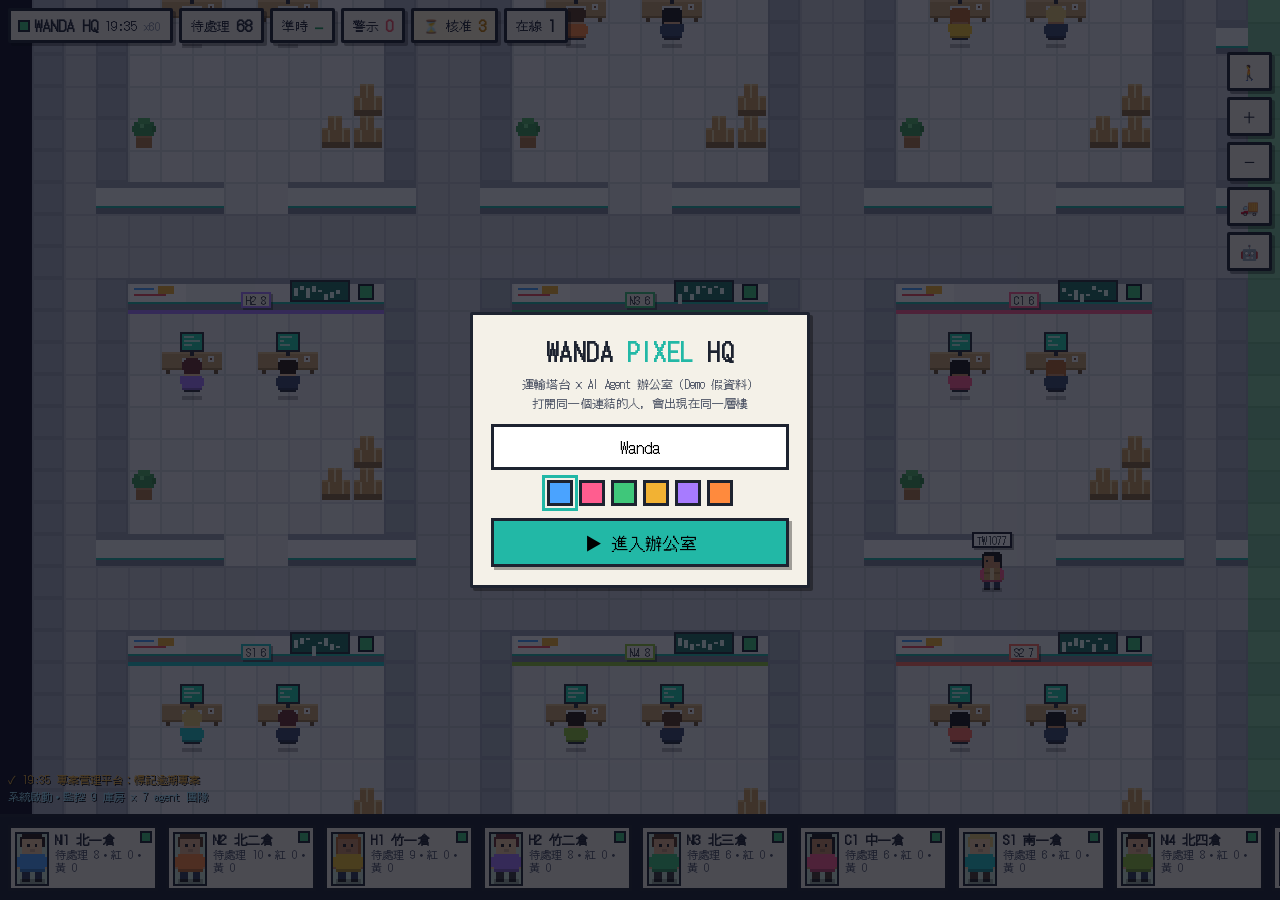
<file: prototypes/pixel-hq.html>
<!DOCTYPE html>
<html lang="zh-Hant">
<head>
<meta charset="utf-8">
<meta name="viewport" content="width=device-width, initial-scale=1, maximum-scale=1, user-scalable=no">
<title>Wanda Pixel HQ</title>
<link rel="preconnect" href="https://fonts.googleapis.com">
<link href="https://fonts.googleapis.com/css2?family=DotGothic16&family=Noto+Sans+TC:wght@400;700&display=swap" rel="stylesheet">
<style>
:root{--ink:#1d2330;--pap:#f4f1e8;--teal:#22b8a6;--g:#3fc77a;--y:#f2b233;--r:#ef4f5f;--b:#4aa3ff;--mut:#7c8597;--px:"DotGothic16","Noto Sans TC",monospace}
*{box-sizing:border-box;margin:0;padding:0}
html,body{height:100%;overflow:hidden;background:#0d1020;color:var(--ink);font-family:var(--px);-webkit-tap-highlight-color:transparent;touch-action:none;user-select:none;-webkit-user-select:none}
canvas{position:fixed;left:0;top:0;image-rendering:pixelated;image-rendering:crisp-edges}
#ov{pointer-events:none}
.box{background:var(--pap);border:3px solid var(--ink);box-shadow:3px 3px 0 rgba(0,0,0,.35);border-radius:2px}
/* HUD */
#hud{position:fixed;top:8px;left:8px;right:8px;display:flex;gap:6px;flex-wrap:wrap;z-index:5;pointer-events:none}
.pill{pointer-events:auto;padding:4px 9px;font-size:13px;display:flex;align-items:center;gap:6px;white-space:nowrap}
.pill b{font-size:15px}
.led{width:8px;height:8px;background:var(--g);box-shadow:0 0 0 2px var(--ink);animation:bl 1.2s steps(2) infinite}
@keyframes bl{50%{opacity:.25}}
#apBtn{cursor:pointer;background:#fff4d6}
#zoom{position:fixed;right:8px;top:52px;display:flex;flex-direction:column;gap:6px;z-index:5}
.btn{pointer-events:auto;cursor:pointer;font:15px var(--px);padding:6px 10px;color:var(--ink)}
.btn.on{background:var(--b);color:#fff}
.btn:active{transform:translate(2px,2px);box-shadow:1px 1px 0 rgba(0,0,0,.35)}
/* bottom bar */
#bar{position:fixed;left:0;right:0;bottom:0;height:86px;background:#1b2030;border-top:3px solid var(--ink);display:flex;gap:8px;padding:8px;overflow-x:auto;z-index:6;touch-action:pan-x;scrollbar-width:none}
#bar::-webkit-scrollbar{display:none}
.card{flex:0 0 auto;width:150px;height:66px;background:var(--pap);border:3px solid var(--ink);display:flex;gap:6px;padding:4px;cursor:pointer;position:relative}
.card canvas{position:static;width:36px;height:54px;background:#cfe7d6;border:2px solid var(--ink)}
.card .n{font-size:13px;line-height:1.2;font-weight:700}
.card .s{font-size:11px;color:#4b5263;line-height:1.25;overflow:hidden;display:-webkit-box;-webkit-line-clamp:2;-webkit-box-orient:vertical}
.card .d{position:absolute;right:5px;top:5px;width:8px;height:8px;box-shadow:0 0 0 2px var(--ink)}
.card.al{animation:shake .5s steps(2) infinite}
@keyframes shake{50%{background:#ffd9dd}}
#joy{position:fixed;left:16px;bottom:104px;width:110px;height:110px;border:3px solid rgba(255,255,255,.5);background:rgba(0,0,0,.18);display:none;z-index:6;touch-action:none;border-radius:50%}
#knob{position:absolute;left:31px;top:31px;width:42px;height:42px;background:rgba(255,255,255,.85);border:3px solid var(--ink);border-radius:50%}
.walking #joy{display:block}
/* side panel = terminal */
#side{position:fixed;right:0;top:0;bottom:86px;width:400px;max-width:100%;background:#11151f;color:#d7e2f0;border-left:3px solid var(--ink);z-index:9;transform:translateX(105%);transition:transform .2s steps(4);display:flex;flex-direction:column}
#side.open{transform:none}
#sh{display:flex;gap:10px;align-items:center;padding:10px 12px;background:#1b2030;border-bottom:3px solid #000}
#sh canvas{position:static;width:32px;height:48px;background:#cfe7d6;border:2px solid #000}
#sh h3{font-size:16px;color:#fff}
#sh p{font-size:11px;color:#8b97ab}
#x{margin-left:auto;background:none;border:none;color:#fff;font:22px var(--px);cursor:pointer;padding:2px 8px}
#sb{flex:1;overflow:auto;padding:10px 12px;font-size:12.5px;line-height:1.55;touch-action:pan-y}
.sec{color:#5dd6c4;margin:10px 0 4px;font-size:11px;letter-spacing:.1em}
.row{display:flex;gap:6px;padding:3px 0;border-bottom:1px dashed #263044}
.row .id{color:#8fb3ff;width:58px;flex:0 0 auto}
.row .m{flex:1;color:#b9c4d6}
.tag{padding:0 5px;color:#111;font-size:11px;white-space:nowrap;height:18px}
.tag.g{background:var(--g)}.tag.y{background:var(--y)}.tag.r{background:var(--r);color:#fff}
.msg{margin:6px 0;white-space:pre-wrap}
.msg.u{color:#ffd47a}.msg.u:before{content:"> "}
.msg.a{color:#d7e2f0;border-left:3px solid var(--teal);padding-left:8px}
.ap{display:flex;gap:8px;align-items:center;padding:6px 0;border-bottom:1px dashed #263044}
.ap div{flex:1}.ap small{display:block;color:#8b97ab}
.ap button{font:12px var(--px);background:var(--g);border:2px solid #000;padding:2px 8px;cursor:pointer}
#qs{display:flex;gap:6px;flex-wrap:wrap;padding:6px 12px}
#qs button{font:12px var(--px);background:#232a3b;color:#d7e2f0;border:2px solid #3a4560;padding:4px 8px;cursor:pointer}
#f{display:flex;gap:6px;padding:8px 12px 12px;border-top:3px solid #000}
#f input{flex:1;background:#0a0d14;border:2px solid #3a4560;color:#fff;font:14px var(--px);padding:8px;outline:none}
#f button{font:14px var(--px);background:var(--teal);border:2px solid #000;padding:0 12px;cursor:pointer}
/* log */
#log{position:fixed;left:8px;bottom:96px;width:300px;max-height:120px;overflow:hidden;font-size:11px;line-height:1.5;color:#e9f1ff;z-index:4;pointer-events:none;text-shadow:1px 1px 0 #000}
#log div{animation:fin .3s steps(3)}
@keyframes fin{from{opacity:0}}
.walking #log{display:none}
#toast{position:fixed;top:52px;left:50%;transform:translateX(-50%);z-index:8;display:flex;flex-direction:column;gap:4px;align-items:center;pointer-events:none}
.toast{background:#ffd9dd;border:3px solid var(--ink);padding:4px 10px;font-size:13px;box-shadow:3px 3px 0 rgba(0,0,0,.35)}
/* join */
#join{position:fixed;inset:0;z-index:20;display:grid;place-items:center;background:rgba(10,12,24,.72)}
#join .box{width:min(340px,90vw);padding:18px;text-align:center}
#join h1{font-size:24px;letter-spacing:.06em}
#join h1 em{font-style:normal;color:var(--teal)}
#join p{font-size:12px;color:#4b5263;margin:6px 0 12px;line-height:1.6}
#join input{width:100%;border:3px solid var(--ink);background:#fff;font:16px var(--px);padding:8px;text-align:center;outline:none;margin-bottom:10px}
.cols{display:flex;gap:6px;justify-content:center;margin-bottom:12px}
.cols i{width:26px;height:26px;border:3px solid var(--ink);cursor:pointer}
.cols i.sel{outline:3px solid var(--teal);outline-offset:2px}
#go{width:100%;font:17px var(--px);background:var(--teal);border:3px solid var(--ink);padding:9px;cursor:pointer;box-shadow:3px 3px 0 rgba(0,0,0,.35)}
@media (max-width:640px){
  #side{bottom:0;top:28%;width:100%;border-left:none;border-top:3px solid var(--ink)}
  #log{width:220px;font-size:10px;max-height:90px}
  .pill{font-size:12px;padding:3px 7px}.pill b{font-size:13px}
  .hm{display:none}
  #zoom{top:92px}
}
</style>
</head>
<body>
<canvas id="cv"></canvas>
<canvas id="ov"></canvas>

<div id="hud">
  <div class="pill box"><span class="led"></span><b>WANDA HQ</b><span id="clk">--:--</span><span style="color:var(--mut);font-size:11px">×60</span></div>
  <div class="pill box">待處理 <b id="kP">0</b></div>
  <div class="pill box">準時 <b id="kO" style="color:#1d9a55">—</b></div>
  <div class="pill box">警示 <b id="kA" style="color:var(--r)">0</b></div>
  <div class="pill box" id="apBtn">⏳ 核准 <b id="kAp" style="color:#c27a00">0</b></div>
  <div class="pill box hm">在線 <b id="kN">1</b></div>
</div>
<div id="zoom">
  <button class="btn box" id="bWalk">🚶</button>
  <button class="btn box" id="bIn">＋</button>
  <button class="btn box" id="bOut">－</button>
  <button class="btn box" id="bT">🚚</button>
  <button class="btn box" id="bA">🤖</button>
</div>
<div id="log"></div>
<div id="toast"></div>
<div id="joy"><div id="knob"></div></div>
<div id="bar"></div>

<div id="side">
  <div id="sh"><canvas id="sPic" width="12" height="20"></canvas><div><h3 id="sT">-</h3><p id="sS">-</p></div><button id="x">×</button></div>
  <div id="sb"></div>
  <div id="qs"></div>
  <form id="f"><input id="q" placeholder="輸入問題…" autocomplete="off"><button>送出</button></form>
</div>

<div id="join"><div class="box">
  <h1>WANDA <em>PIXEL</em> HQ</h1>
  <p>運輸塔台 × AI Agent 辦公室（Demo 假資料）<br>打開同一個連結的人，會出現在同一層樓</p>
  <input id="nm" maxlength="10" value="Wanda">
  <div class="cols" id="cols"></div>
  <button id="go">▶ 進入辦公室</button>
</div></div>

<script>
(()=>{
const $=id=>document.getElementById(id);
const rnd=(a,b)=>a+Math.random()*(b-a), ri=(a,b)=>Math.floor(rnd(a,b+1)), pick=a=>a[Math.floor(Math.random()*a.length)];
const clamp=(v,a,b)=>Math.max(a,Math.min(b,v));
const esc=s=>String(s).replace(/[&<>"]/g,c=>({'&':'&amp;','<':'&lt;','>':'&gt;','"':'&quot;'}[c]));
const mobile=innerWidth<700;

/* ================= MAP ================= */
const T=16, MW=66, MH=40;
// tile ids: 0 space,1 room floor,2 corridor,3 green office,4 wall,5 dock,6 road,7 tech floor,8 meeting floor
const map=[], solid=[];
for(let y=0;y<MH;y++){map.push(new Array(MW).fill(0));solid.push(new Array(MW).fill(false));}
const fill=(x0,y0,x1,y1,v)=>{for(let y=y0;y<=y1;y++)for(let x=x0;x<=x1;x++)map[y][x]=v;};
fill(0,0,65,36,4);           // building shell walls
fill(1,1,36,32,2);           // transport corridors
fill(1,33,36,35,5);          // dock
fill(38,1,64,35,3);          // agent office
for(const y of [6,7,11,12,22,23,33,34]) map[y][37]=y>=33?5:2; // divider doors
fill(0,37,65,39,6);          // road
for(const x of [6,7,18,19,30,31]) map[36][x]=5; // dock gates

const WH=[
 {code:'N1',name:'N1 北一倉',c:'#4aa3ff'},{code:'N2',name:'N2 北二倉',c:'#ff8a3d'},{code:'H1',name:'H1 竹一倉',c:'#f2c230'},
 {code:'H2',name:'H2 竹二倉',c:'#a77bff'},{code:'N3',name:'N3 北三倉',c:'#3fc77a'},{code:'C1',name:'C1 中一倉',c:'#ff5d8f'},
 {code:'S1',name:'S1 南一倉',c:'#22c3c3'},{code:'N4',name:'N4 北四倉',c:'#8fc43a'},{code:'S2',name:'S2 南二倉',c:'#ff6f5d'}];
const RX=[2,14,26], RY=[2,13,24];
WH.forEach((w,i)=>{
  const rx=RX[i%3], ry=RY[Math.floor(i/3)];
  w.r={x:rx,y:ry,w:10,h:9};
  fill(rx,ry,rx+9,ry+8,4); fill(rx+1,ry+1,rx+8,ry+7,1);
  map[ry+8][rx+4]=1; map[ry+8][rx+5]=1; // door
  w.door={x:rx+4,y:ry+9};
});
const AG=[
 {code:'秘',name:'專業秘書',role:'行程、提醒、人生／年度規劃',c:'#4aa3ff',tasks:['整理本週會議行動項目','更新年度計畫 Q4','排明天待辦優先順序','起草給主管的週報']},
 {code:'股',name:'股票追蹤',role:'每晚判讀個股，推播 LINE 圖卡',c:'#3fc77a',tasks:['抓今日收盤資料','判讀觀察清單 12 檔','產生 LINE 圖卡','比對分析師提及個股']},
 {code:'P',name:'專案管理平台',role:'GM 專案追蹤，Teams 提醒',c:'#f2b233',tasks:['會議紀錄 → 任務','Teams 提醒 3 位負責人','標記逾期專案','產生週進度表']},
 {code:'TMS',name:'TMS 資料更新',role:'Data_update.py：Oracle → CSV → Power BI',c:'#ff8a3d',tasks:['擷取 Oracle TMS','清洗欄位與日期','輸出 CSV','檢查筆數差異']},
 {code:'LINE',name:'司機 LINE',role:'200+ 司機：教材、簽到、排班、照片',c:'#06c755',tasks:['推播明日排班','收簽到 182/214','整理交貨照片','提醒未確認司機']},
 {code:'缺',name:'缺車分析',role:'叫不到車的根因分析',c:'#ff5d8f',tasks:['彙整叫車紀錄','比對供應商回覆','找出尖峰時段','起草改善建議']},
 {code:'副',name:'副業 Agent',role:'獨立工作者：內容、客戶、現金流',c:'#a77bff',tasks:['整理 IG 靈感','規劃本週內容','追蹤副業收入','研究像素辦公室']}];
const AP=[[39,2],[47,2],[55,2],[39,26],[47,26],[55,26],[39,14]];
AG.forEach((a,i)=>{a.r={x:AP[i][0],y:AP[i][1],w:7,h:7};});
const BRAIN={x:47,y:13,w:9,h:9};
fill(47,14,55,21,7);
const MEET={x:58,y:12,w:7,h:11};
fill(58,12,64,22,4); fill(59,13,64,21,8); map[16][58]=8; map[17][58]=8; map[18][58]=8;

for(let y=0;y<MH;y++)for(let x=0;x<MW;x++) if(map[y][x]===4||map[y][x]===0||map[y][x]===6) solid[y][x]=true;
const solidRect=(x,y,w=1,h=1)=>{for(let j=y;j<y+h;j++)for(let i=x;i<x+w;i++)solid[j][i]=true;};

/* ================= SPRITES ================= */
const SK=['#f2c9a0','#e3b089','#c98e62'], HR=['#2b1d14','#5a3a22','#1c1c1c','#b8692a','#e3c56f','#6b2f2f'];
function look(shirt,seed){const r=seed??Math.floor(Math.random()*999);return {shirt,skin:SK[r%3],hair:HR[(r>>2)%HR.length],pants:['#2f3a56','#3b3b3b','#4d3b2a'][(r>>4)%3],style:(r>>3)%3};}
function dk(hex,f=.75){const n=parseInt(hex.slice(1),16);const r=(n>>16)*f|0,g=((n>>8)&255)*f|0,b=(n&255)*f|0;return `rgb(${r},${g},${b})`;}
function drawChar(c,x,y,L,dir,fr,sit,carry,typing){
  x=Math.round(x);y=Math.round(y);const Y=y-19;const R=(a,b,w,h,col)=>{c.fillStyle=col;c.fillRect(a,b,w,h);};
  R(x-5,y-1,10,2,'rgba(0,0,0,.25)');
  if(!sit){const s=fr%4;const l=s===1?-1:0,r=s===3?-1:0;
    R(x-4,Y+14+l,3,4,L.pants);R(x+1,Y+14+r,3,4,L.pants);R(x-4,Y+18+l,3,1,'#222');R(x+1,Y+18+r,3,1,'#222');}
  R(x-5,Y+8,10,7,L.shirt);R(x-5,Y+14,10,1,dk(L.shirt));
  const sw=(!sit&&fr%4===1)?1:(!sit&&fr%4===3)?-1:0, tp=typing?(fr%2):0;
  if(dir==='up'&&sit){R(x-6,Y+9-tp,1,4,L.shirt);R(x+5,Y+9+tp-1,1,4,L.shirt);}
  else{R(x-6,Y+9+sw,1,4,L.shirt);R(x+5,Y+9-sw,1,4,L.shirt);R(x-6,Y+13+sw,1,1,L.skin);R(x+5,Y+13-sw,1,1,L.skin);}
  R(x-4,Y+1,8,7,L.skin);
  R(x-4,Y,8,2,L.hair);R(x-5,Y+1,1,4,L.hair);R(x+4,Y+1,1,4,L.hair);
  if(L.style===1){R(x-5,Y+1,1,7,L.hair);R(x+4,Y+1,1,7,L.hair);}
  if(L.style===2){R(x-3,Y-1,6,1,L.hair);}
  if(dir==='up'){R(x-4,Y+2,8,5,L.hair);}
  else if(dir==='left'){R(x+1,Y+2,3,3,L.hair);R(x-3,Y+4,1,1,'#222');}
  else if(dir==='right'){R(x-4,Y+2,3,3,L.hair);R(x+2,Y+4,1,1,'#222');}
  else{R(x-2,Y+4,1,1,'#222');R(x+1,Y+4,1,1,'#222');R(x-1,Y+6,2,1,dk(L.skin,.85));}
  if(carry){R(x-4,Y+8,8,6,'#c99a5a');R(x-4,Y+10,8,1,'#a57a40');R(x-1,Y+8,2,6,'#e8d0a0');}
}
function portrait(cv,L){const c=cv.getContext('2d');c.clearRect(0,0,cv.width,cv.height);drawChar(c,6,cv.height-1,L,'down',0,false,false,false);}

/* ================= BACKGROUND ================= */
const bg=document.createElement('canvas'); bg.width=MW*T; bg.height=MH*T;
const g=bg.getContext('2d');
const R=(x,y,w,h,col)=>{g.fillStyle=col;g.fillRect(x,y,w,h);};
// space + stars
R(0,0,bg.width,bg.height,'#0d1020');
for(let i=0;i<500;i++){R(ri(0,bg.width),ri(0,bg.height),1,1,pick(['#3a4370','#6c78b8','#ffffff']));}
for(let y=0;y<MH;y++)for(let x=0;x<MW;x++){
  const t=map[y][x],X=x*T,Y=y*T;
  if(t===1){R(X,Y,T,T,'#e4e6ea');R(X,Y,T,1,'#cfd3da');R(X,Y,1,T,'#cfd3da');if((x+y)%2)R(X+1,Y+1,T-1,T-1,'#e9ebee');}
  else if(t===2){R(X,Y,T,T,'#c9ced6');R(X,Y,T,1,'#b7bdc7');R(X,Y,1,T,'#b7bdc7');}
  else if(t===3){R(X,Y,T,T,(x+y)%2?'#7cc497':'#86cc9f');R(X,Y,T,1,'#6fb78a');}
  else if(t===5){R(X,Y,T,T,'#b9b4a6');if((x+y)%4===0)R(X+2,Y+7,12,2,'#e2c14a');}
  else if(t===6){R(X,Y,T,T,'#3b3f4a');if(y===38&&x%3===0)R(X+2,Y+7,10,2,'#e8e8e8');}
  else if(t===7){R(X,Y,T,T,'#273049');R(X,Y,T,1,'#334063');R(X,Y,1,T,'#334063');}
  else if(t===8){R(X,Y,T,T,'#d8c7a5');R(X,Y,T,1,'#c6b38d');}
  else if(t===4){
    const below=y+1<MH?map[y+1][x]:0;
    if(below!==4&&below!==0&&below!==6){ // wall face
      R(X,Y,T,T,'#f3f4f6');R(X,Y,T,3,'#9aa3b2');R(X,Y+T-3,T,3,'#7d8696');R(X,Y+T-4,T,1,'#22b8a6');
    }else{R(X,Y,T,T,'#9aa3b2');R(X+1,Y+1,T-2,T-2,'#aab2bf');}
  }
}
// road edge
R(0,37*T,bg.width,2,'#e2c14a');
/* furniture */
function desk(tx,ty){const X=tx*T,Y=ty*T;
  R(X+1,Y+5,30,9,'#c8a26b');R(X+1,Y+5,30,1,'#dcb985');R(X+1,Y+13,30,1,'#9c7a48');R(X+3,Y+14,2,2,'#6b5232');R(X+27,Y+14,2,2,'#6b5232');
  R(X+10,Y-5,12,10,'#2a2f3a');R(X+15,Y+5,2,2,'#2a2f3a');R(X+11,Y+8,10,2,'#eceff3');R(X+24,Y+7,3,3,'#f4f4f4');R(X+25,Y+8,1,1,'#7b4a2a');
  R(X+11,Y+18,10,6,'#39404f');R(X+12,Y+24,8,1,'#2a2f3a');
  solidRect(tx,ty,2,1);
}
function plant(tx,ty){const X=tx*T,Y=ty*T;R(X+4,Y+9,8,6,'#b07a48');R(X+4,Y+9,8,1,'#c99260');R(X+3,Y+2,10,7,'#3f9a55');R(X+5,Y,6,3,'#4fb466');R(X+2,Y+4,2,3,'#3f9a55');R(X+12,Y+4,2,3,'#358a49');R(X+6,Y+3,2,2,'#6fd086');solidRect(tx,ty);}
function boxes(tx,ty){const X=tx*T,Y=ty*T;R(X+1,Y+12,14,3,'#8a6a3f');for(const [a,b] of [[1,5],[8,5],[4,-1]]){R(X+a,Y+b,7,7,'#c99a5a');R(X+a,Y+b,7,1,'#ddb77c');R(X+a+3,Y+b,1,7,'#e8d0a0');}solidRect(tx,ty);}
function shelf(tx,ty){const X=tx*T,Y=ty*T;R(X+1,Y-6,14,21,'#8a6a3f');R(X+2,Y-5,12,19,'#6b5232');for(let k=0;k<3;k++){R(X+2,Y-5+k*6+5,12,1,'#8a6a3f');for(let b=0;b<4;b++)R(X+3+b*3,Y-5+k*6,2,5,pick(['#ef4f5f','#4aa3ff','#f2b233','#3fc77a','#a77bff']));}solidRect(tx,ty);}
function cooler(tx,ty){const X=tx*T,Y=ty*T;R(X+4,Y-6,8,8,'#9fd8ff');R(X+5,Y-5,2,4,'#d8f1ff');R(X+3,Y+2,10,13,'#e9edf2');R(X+3,Y+2,10,1,'#fff');R(X+6,Y+6,4,2,'#4aa3ff');solidRect(tx,ty);}
function sofa(tx,ty,w){const X=tx*T,Y=ty*T;R(X+1,Y+2,w*T-2,12,'#3f6fb3');R(X+1,Y+2,w*T-2,4,'#5585cc');R(X+1,Y+2,3,12,'#335d99');R(X+w*T-4,Y+2,3,12,'#335d99');solidRect(tx,ty,w,1);}
function wallScreen(tx,ty,w,col){const X=tx*T,Y=ty*T;R(X+1,Y+1,w*T-2,T-5,'#2a2f3a');R(X+2,Y+2,w*T-4,T-7,col);for(let k=0;k<w*4;k++)R(X+3+k*3,Y+9-ri(1,5),2,ri(1,5),'#e9fff9');}
function whiteboard(tx,ty){const X=tx*T,Y=ty*T;R(X+1,Y+2,28,10,'#fff');R(X+1,Y+2,28,1,'#9aa3b2');R(X+3,Y+5,10,1,'#4aa3ff');R(X+3,Y+8,16,1,'#ef4f5f');R(X+15,Y+4,8,4,'#f2b233');}
function rug(r,col){g.globalAlpha=.28;R(r.x*T+4,(r.y+1)*T+4,r.w*T-8,(r.h-1)*T-8,col);g.globalAlpha=1;R(r.x*T+4,(r.y+1)*T+4,r.w*T-8,1,col);R(r.x*T+4,(r.y+r.h)*T-5,r.w*T-8,1,col);}
// warehouses
WH.forEach(w=>{const {x,y}=w.r;
  R(x*T+T,y*T+T,8*T,2,w.c);
  whiteboard(x+1,y);wallScreen(x+6,y,2,'#1e6f62');
  desk(x+2,y+2);desk(x+5,y+2);
  boxes(x+8,y+5);boxes(x+8,y+6);boxes(x+7,y+6);plant(x+1,y+6);
  w.seats=[{x:(x+3)*T,y:(y+3)*T+12},{x:(x+6)*T,y:(y+3)*T+12}];
  w.screens=[{x:(x+2)*T+11,y:(y+2)*T-4},{x:(x+5)*T+11,y:(y+2)*T-4}];
  w.lamp={x:(x+8)*T+4,y:y*T+4};
});
// agent clusters
AG.forEach(a=>{const {x,y}=a.r;rug(a.r,a.c);
  desk(x+1,y+3);desk(x+4,y+3);plant(x+6,y+6);if(a.r.y<10)shelf(x,y+6);else cooler(x,y+6);
  a.seats=[{x:(x+2)*T,y:(y+4)*T+12},{x:(x+5)*T,y:(y+4)*T+12}];
  a.screens=[{x:(x+1)*T+11,y:(y+3)*T-4},{x:(x+4)*T+11,y:(y+3)*T-4}];
});
// brain
{const X=BRAIN.x*T,Y=BRAIN.y*T;
 for(const [tx,ty] of [[48,15],[54,15],[48,20],[54,20]]){R(tx*T+3,ty*T-8,10,23,'#1b2030');R(tx*T+4,ty*T-7,8,21,'#2a3350');for(let k=0;k<5;k++)R(tx*T+5,ty*T-6+k*4,6,2,'#3a4566');solidRect(tx,ty);}
 R((51)*T,(17)*T,3*T,2*T,'#1b2030');R(51*T+2,17*T+2,3*T-4,2*T-4,'#22b8a6');R(51*T+5,17*T+5,3*T-10,2*T-10,'#1b2030');solidRect(51,17,3,2);
}
// meeting room
{for(let k=0;k<3;k++)R((60)*T+4,(15+k*2)*T+4,4*T-8,T*1.5,'#b07a48');R(60*T+4,15*T+4,4*T-8,1,'#c99260');solidRect(60,15,4,5);
 wallScreen(60,12,3,'#284a8a');plant(63,21);plant(59,13);}
// lounge / misc
sofa(39,23,3);cooler(45,23);plant(43,23);plant(64,1);plant(38,35);
sofa(15,34,3);sofa(27,34,3);cooler(1,33);
// dock pallets
for(const tx of [9,10,21,22,33]) boxes(tx,33);
// labels on floor zones (drawn in overlay later)

/* ================= PATHFINDING ================= */
function walkable(x,y){return x>=0&&y>=0&&x<MW&&y<MH&&!solid[y][x];}
function bfs(sx,sy,tx,ty){
  if(!walkable(tx,ty)) return null;
  const key=(x,y)=>y*MW+x, prev=new Map([[key(sx,sy),-1]]), q=[[sx,sy]];
  while(q.length){const [x,y]=q.shift(); if(x===tx&&y===ty)break;
    for(const [dx,dy] of [[1,0],[-1,0],[0,1],[0,-1]]){const nx=x+dx,ny=y+dy,k=key(nx,ny);if(!prev.has(k)&&walkable(nx,ny)){prev.set(k,key(x,y));q.push([nx,ny]);}}}
  if(!prev.has(key(tx,ty))) return null;
  const path=[];let k=key(tx,ty);while(k!==-1){path.push({x:(k%MW)*T+8,y:Math.floor(k/MW)*T+12});k=prev.get(k);}
  return path.reverse();
}

/* ================= ACTORS ================= */
const actors=[];
WH.forEach((w,i)=>{w.staff=w.seats.map((s,j)=>{const a={x:s.x,y:s.y,L:look(j?'#3a4a6b':w.c,i*7+j*3),dir:'up',sit:true,typing:true,fr:0,ref:{type:'wh',w}};actors.push(a);return a;});});
AG.forEach((ag,i)=>{ag.staff=ag.seats.map((s,j)=>{const a={x:s.x,y:s.y,L:look(j?'#3a4a6b':ag.c,i*11+j*5+40),dir:'up',sit:true,typing:true,fr:0,ref:{type:'ag',a:ag}};actors.push(a);return a;});});
function walker(L,path,opts={}){const a={x:path[0].x,y:path[0].y,L,dir:'down',sit:false,fr:0,path,pi:0,speed:opts.speed||38,carry:opts.carry,onDone:opts.onDone,temp:true,bubble:opts.bubble,bt:opts.bubble?4:0};actors.push(a);return a;}
// wanderers
const SPOTS=[[45,24],[2,33],[40,10],[60,20],[20,11],[8,22],[50,12],[33,30],[57,10],[44,32]];
function wander(a){const s=pick(SPOTS);const p=bfs(Math.floor(a.x/T),Math.floor(a.y/T),s[0],s[1]);if(p){a.path=p;a.pi=0;}}
for(let i=0;i<5;i++){const s=pick(SPOTS);const a=walker(look(pick(['#e8e8e8','#f2b233','#7c5cff','#22b8a6','#ef4f5f'])),[{x:s[0]*T+8,y:s[1]*T+12}]);a.temp=false;a.wander=true;a.wait=rnd(0,4);}

/* trucks */
const trucks=[];
function spawnTruck(w,id){const gate=[6,18,30].reduce((b,v)=>Math.abs(v-w.door.x)<Math.abs(b-w.door.x)?v:b);trucks.push({x:gate*T+8,y:38*T+2,dir:Math.random()<.5?-1:1,c:w.c,id,wait:1.2});}
function drawTruck(c,t,cx,cy){const x=Math.round(t.x-cx),y=Math.round(t.y-cy),f=t.dir;const R2=(a,b,w,h,col)=>{c.fillStyle=col;c.fillRect(f>0?x+a:x-a-w,y+b,w,h);};
  R2(-18,-14,24,14,t.c);R2(-18,-14,24,2,'#ffffff55');R2(6,-10,10,10,'#f3f4f6');R2(12,-8,3,4,'#7fd0ff');R2(-18,0,34,2,'#333');
  for(const a of [-14,-4,10]){R2(a,1,5,5,'#1b1b1b');R2(a+2,3,1,1,'#999');}}

/* ================= ORDERS SIM ================= */
const CUST=['晶圓廠 A','晶圓廠 B','封測廠 C','設備商 D','材料商 E','面板廠 F'], DEST=['竹科','中科','南科','龍潭','竹南','林口','台北港','高雄港'];
let simMin=(()=>{const d=new Date();return d.getHours()*60+d.getMinutes();})();
const fmt=m=>{m=((Math.floor(m)%1440)+1440)%1440;return String(Math.floor(m/60)).padStart(2,'0')+':'+String(m%60).padStart(2,'0');};
let seq=1000,delivered=0,onTime=0;
const STG=['備貨中','待交車','在途','已送達'];
function newOrder(w,base){const dep=base+ri(-30,180),late=Math.random()<.22;
  const o={id:'TW'+(seq++),w,cust:pick(CUST),dest:pick(DEST),dep,eta:dep+ri(35,110),tReady:dep-15-ri(0,30)+(late&&Math.random()<.4?ri(12,35):0),tHand:dep+ri(-8,2)+(late&&Math.random()<.5?ri(6,25):0),stage:0,flag:'g',why:''};
  o.tDel=o.eta+ri(-25,5)+(late&&Math.random()<.5?ri(20,60):0);return o;}
const orders=[];WH.forEach(w=>{for(let i=0;i<ri(7,12);i++)orders.push(newOrder(w,simMin-60));});
function step(o,silent){const t=simMin,prev=o.flag;
  o.stage=t>=o.tDel?3:t>=o.tHand?2:t>=o.tReady?1:0;let f='g',why='正常';
  if(o.stage===0&&t>o.dep-15){f='y';why='T−15 未備妥';} if(o.stage===0&&t>o.dep-5){f='r';why='T−5 仍未備妥';}
  if(o.stage===1&&t>o.dep){f='r';why='T0 未交車';}else if(o.stage===1&&t>o.dep-5){f='y';why='待交司機';}
  if(o.stage===2&&t>o.eta){f='y';why='超過 ETA';} if(o.stage===2&&t>o.eta+30){f='r';why='ETA+30 未送達';}
  if(o.stage===3){f='g';why='已送達';}
  if(!silent){
    if(o._st!==undefined&&o._st<2&&o.stage>=2) handover(o);
    if(o._st!==undefined&&o._st<3&&o.stage===3){delivered++;if(o.tDel<=o.eta+30)onTime++;}
    if(f==='r'&&prev!=='r') alarm(o,why);
  }
  o._st=o.stage;o.flag=f;o.why=why;}
orders.forEach(o=>step(o,true));
let couriers=0;
function handover(o){
  const w=o.w;
  if(couriers<7){const gate=[6,18,30].reduce((b,v)=>Math.abs(v-w.door.x)<Math.abs(b-w.door.x)?v:b);
    const p=bfs(w.door.x,w.door.y-1,gate,35);
    if(p){couriers++;walker(look(w.c),p,{carry:true,speed:44,bubble:o.id,onDone:()=>{couriers--;spawnTruck(w,o.id);}});return;}}
  spawnTruck(w,o.id);
}
const logs=[];
function log(html){logs.unshift(html);if(logs.length>40)logs.length=40;renderLog();}
function renderLog(){$('log').innerHTML=logs.slice(0,mobile?5:7).map(l=>`<div>${l}</div>`).join('');}
function alarm(o,why){log(`<span style="color:#ff8a95">■ ${fmt(simMin)} ${o.w.code} ${o.id} ${why}</span>`);o.w.flash=4;
  const t=document.createElement('div');t.className='toast';t.textContent=`⚠ ${o.w.code}・${o.id}・${why}`;$('toast').appendChild(t);setTimeout(()=>t.remove(),3500);while($('toast').children.length>3)$('toast').firstChild.remove();}

/* agents sim */
let brainNotes=1847;
AG.forEach(a=>{a.task=pick(a.tasks);a.prog=Math.random();a.running=Math.random()<.75;a.done=ri(3,40);});
const approvals=[{a:'專案管理平台',t:'寄出 GM 週會追蹤表'},{a:'股票追蹤',t:'今晚 LINE 推播圖卡'},{a:'副業 Agent',t:'IG 貼文：像素辦公室'}];
const sparks=[];
function simTick(){
  simMin++;orders.forEach(o=>step(o,false));
  for(let i=orders.length-1;i>=0;i--)if(orders[i].stage===3&&simMin-orders[i].tDel>40)orders.splice(i,1);
  WH.forEach(w=>{const n=orders.filter(o=>o.w===w&&o.stage<3).length;if(n<8&&Math.random()<.35){const o=newOrder(w,simMin+30);o._st=0;orders.push(o);}});
  AG.forEach(a=>{if(a.running){a.prog+=rnd(.01,.05);if(a.prog>=1){a.prog=0;a.done++;brainNotes+=ri(1,3);
      log(`<span style="color:${a.c}">✓ ${fmt(simMin)} ${a.name}：${a.task}</span>`);
      const s=a.seats[0];sparks.push({x:s.x,y:s.y-24,tx:52.5*T,ty:18*T,t:0,c:a.c});
      a.staff[0].bubble='完成！';a.staff[0].bt=2.5;
      a.task=pick(a.tasks);a.running=Math.random()<.85;
      if(Math.random()<.12&&approvals.length<6)approvals.push({a:a.name,t:a.task+'（結果）'});}}
    else if(Math.random()<.08)a.running=true;
    a.staff.forEach(s=>s.typing=a.running);});
}

/* ================= VIEW ================= */
const cv=$('cv'),ctx=cv.getContext('2d'),ov=$('ov'),oc=ov.getContext('2d');
let S=2, VW=0,VH=0, DPR=Math.min(devicePixelRatio||1,2);
const cam={x:2*T,y:2*T};
function resize(){VW=Math.ceil(innerWidth/S);VH=Math.ceil(innerHeight/S);cv.width=VW;cv.height=VH;cv.style.width=VW*S+'px';cv.style.height=VH*S+'px';
  ov.width=innerWidth*DPR;ov.height=innerHeight*DPR;ov.style.width=innerWidth+'px';ov.style.height=innerHeight+'px';ctx.imageSmoothingEnabled=false;clampCam();}
function clampCam(){cam.x=clamp(cam.x,-40,MW*T-VW+40);cam.y=clamp(cam.y,-40,MH*T-VH+40+86/S);}
addEventListener('resize',resize);resize();
let camGoal=null;
function focus(px,py){camGoal={x:px-VW/2,y:py-(VH-86/S)/2};}
focus(19*T,17*T);cam.x=camGoal.x;cam.y=camGoal.y;

/* ================= PLAYER / MULTIPLAYER ================= */
const COLORS=['#4aa3ff','#ff5d8f','#3fc77a','#f2b233','#a77bff','#ff8a3d'];
let myColor=COLORS[0],myName='Wanda',me=null,walking=false;
$('cols').innerHTML=COLORS.map((c,i)=>`<i data-i="${i}" class="${i?'':'sel'}" style="background:${c}"></i>`).join('');
$('cols').onclick=e=>{const i=e.target.dataset.i;if(i===undefined)return;myColor=COLORS[i];[...$('cols').children].forEach((x,k)=>x.classList.toggle('sel',k==i));};
const sid=Math.random().toString(36).slice(2,10);const peers=new Map();let room=null;
$('go').onclick=()=>{myName=($('nm').value.trim()||'訪客').slice(0,10);
  me={x:37*T+8,y:12*T+12,L:{...look(myColor,7),shirt:myColor},dir:'down',sit:false,fr:0,me:true,path:null,pi:0,speed:70};actors.push(me);
  $('join').style.display='none';setWalk(true);setupRoom();};
async function setupRoom(){try{if(!window.claude||!claude.use)return;room=await claude.use('room');if(!room)return;
  room.onPeers(list=>{const seen=new Set();(list||[]).forEach(p=>{const st=p.presence||p.state||p.data||p;if(!st||!st.sid||st.sid===sid||p.you||p.self||p.isSelf)return;seen.add(st.sid);
    let pe=peers.get(st.sid);if(!pe){pe={x:+st.x||0,y:+st.y||0,L:{...look(String(st.c||'#fff'),3),shirt:String(st.c||'#fff')},dir:'down',sit:false,fr:0,peer:true,name:'',tx:0,ty:0};peers.set(st.sid,pe);actors.push(pe);}
    pe.tx=+st.x||0;pe.ty=+st.y||0;pe.dir=['up','down','left','right'].includes(st.d)?st.d:'down';pe.name=String(st.n||'訪客').slice(0,10);});
   for(const [k,pe] of peers)if(!seen.has(k)){actors.splice(actors.indexOf(pe),1);peers.delete(k);}
   $('kN').textContent=peers.size+1;});
  push(true);}catch(e){}}
let lastPush=0,lastS='';
function push(force){if(!room||!me)return;const n=performance.now();if(!force&&n-lastPush<150)return;const st={sid,n:myName,c:myColor,x:Math.round(me.x),y:Math.round(me.y),d:me.dir};const s=JSON.stringify(st);if(!force&&s===lastS)return;lastPush=n;lastS=s;try{room.presence(st);}catch(e){}}

/* input */
const keys={};
addEventListener('keydown',e=>{if(document.activeElement.tagName==='INPUT')return;keys[e.key.toLowerCase()]=true;});
addEventListener('keyup',e=>keys[e.key.toLowerCase()]=false);
const joy={x:0,y:0,id:null};
{const J=$('joy'),K=$('knob');const mv=e=>{const r=J.getBoundingClientRect();let dx=e.clientX-(r.left+55),dy=e.clientY-(r.top+55);const L=Math.hypot(dx,dy),m=40;if(L>m){dx*=m/L;dy*=m/L;}K.style.transform=`translate(${dx}px,${dy}px)`;joy.x=dx/m;joy.y=dy/m;};
 J.addEventListener('pointerdown',e=>{joy.id=e.pointerId;J.setPointerCapture(e.pointerId);mv(e);});J.addEventListener('pointermove',e=>{if(e.pointerId===joy.id)mv(e);});
 const up=()=>{joy.id=null;joy.x=joy.y=0;K.style.transform='';};J.addEventListener('pointerup',up);J.addEventListener('pointercancel',up);}
function setWalk(v){walking=v;document.body.classList.toggle('walking',v);$('bWalk').classList.toggle('on',v);}
$('bWalk').onclick=()=>{if(me)setWalk(!walking);};
$('bIn').onclick=()=>zoomTo(S+1);$('bOut').onclick=()=>zoomTo(S-1);
function zoomTo(n){n=clamp(n,1,6);if(n===S)return;const cx=cam.x+VW/2,cy=cam.y+VH/2;S=n;resize();cam.x=cx-VW/2;cam.y=cy-VH/2;clampCam();}
$('bT').onclick=()=>{setWalk(false);focus(19*T,17*T);};$('bA').onclick=()=>{setWalk(false);focus(51*T,18*T);};
addEventListener('wheel',e=>{if(e.target===ov||e.target===cv||e.target===document.body)zoomTo(S+(e.deltaY<0?1:-1));},{passive:true});
// drag pan + tap
let drag=null;
addEventListener('pointerdown',e=>{if(e.target.closest('#bar,#side,#hud,#zoom,#joy,#join'))return;drag={x:e.clientX,y:e.clientY,cx:cam.x,cy:cam.y,moved:false,id:e.pointerId};});
addEventListener('pointermove',e=>{if(!drag||e.pointerId!==drag.id)return;const dx=e.clientX-drag.x,dy=e.clientY-drag.y;if(Math.hypot(dx,dy)>6)drag.moved=true;if(drag.moved){if(walking)return;camGoal=null;cam.x=drag.cx-dx/S;cam.y=drag.cy-dy/S;clampCam();}});
addEventListener('pointerup',e=>{if(!drag||e.pointerId!==drag.id)return;const d=drag;drag=null;if(d.moved)return;tap(cam.x+e.clientX/S,cam.y+e.clientY/S);});
function inR(px,py,r){return px>=r.x*T&&px<(r.x+r.w)*T&&py>=r.y*T&&py<(r.y+r.h)*T;}
function tap(px,py){
  for(const w of WH)if(inR(px,py,w.r))return openSide({type:'wh',w});
  for(const a of AG)if(inR(px,py,a.r))return openSide({type:'ag',a});
  if(inR(px,py,BRAIN)||inR(px,py,MEET))return openSide({type:'hq'});
  if(walking&&me){const p=bfs(Math.floor(me.x/T),Math.floor(me.y/T),Math.floor(px/T),Math.floor(py/T));if(p){me.path=p;me.pi=0;}}
}

/* ================= SIDE / CHAT ================= */
let cur=null,chat=[],busy=false;
function openSide(ref){cur=ref;chat=[];
  const pc=$('sPic');let L;
  if(ref.type==='wh'){$('sT').textContent=ref.w.name;$('sS').textContent='庫房 agent・出貨 × 交車・T−15／T−5／T0／ETA／+30';L=ref.w.staff[0].L;focus((ref.w.r.x+5)*T,(ref.w.r.y+4.5)*T);}
  else if(ref.type==='ag'){$('sT').textContent=ref.a.name;$('sS').textContent=ref.a.role;L=ref.a.staff[0].L;focus((ref.a.r.x+3.5)*T,(ref.a.r.y+4)*T);}
  else{$('sT').textContent='THE BRAIN・HQ 總覽';$('sS').textContent='共用記憶・等你核准・全部 agent 狀態';L=look('#22b8a6',5);}
  portrait(pc,L);
  $('qs').innerHTML=(ref.type==='wh'?['現在有什麼風險？','哪幾張單快逾時？','幫我寫催司機的 LINE']:ref.type==='ag'?['你現在在做什麼？','今天完成什麼？','需要我決定什麼？']:['今天整體狀況？','哪個庫房最危險？','幫我排核准優先順序']).map(q=>`<button>${q}</button>`).join('');
  renderSide();$('side').classList.add('open');if(walking&&!mobile){}
}
$('x').onclick=()=>{$('side').classList.remove('open');cur=null;};
$('apBtn').onclick=()=>openSide({type:'hq'});
$('qs').onclick=e=>{if(e.target.tagName==='BUTTON')ask(e.target.textContent);};
$('f').onsubmit=e=>{e.preventDefault();const v=$('q').value.trim();if(v){$('q').value='';ask(v);}};
$('sb').addEventListener('click',e=>{const i=e.target.dataset.ap;if(i===undefined)return;const p=approvals.splice(+i,1)[0];log(`<span style="color:#7dffb0">✓ ${fmt(simMin)} 已核准：${esc(p.t)}</span>`);brainNotes++;renderSide();});
const whOrders=w=>orders.filter(o=>o.w===w&&o.stage<3).sort((a,b)=>({r:0,y:1,g:2}[a.flag]-{r:0,y:1,g:2}[b.flag])||a.dep-b.dep);
function renderSide(){if(!cur)return;const sb=$('sb'),keep=sb.scrollTop;let h='';
  if(cur.type==='wh'){const L=whOrders(cur.w);h+=`<div class="sec">// PENDING ${L.length} 張・${fmt(simMin)}</div>`+L.slice(0,14).map(o=>`<div class="row"><span class="id">${o.id}</span><span class="m">${o.cust}→${o.dest}<br><span style="color:#6c7891">出發 ${fmt(o.dep)}・ETA ${fmt(o.eta)}</span></span><span class="tag ${o.flag}">${STG[o.stage]}${o.flag!=='g'?'・'+o.why:''}</span></div>`).join('');}
  else if(cur.type==='ag'){const a=cur.a;h+=`<div class="sec">// STATUS</div><div>${a.running?'<span style="color:#7dffb0">● RUNNING</span>':'<span style="color:#888">○ IDLE</span>'}　${a.task}</div><div style="margin-top:6px;height:10px;background:#263044"><div style="height:100%;width:${Math.round(a.prog*100)}%;background:${a.c}"></div></div><div style="color:#8b97ab;margin-top:4px">今日完成 ${a.done} 件・寫入共用大腦</div>`;}
  else{h+=`<div class="sec">// 等你核准 ${approvals.length}</div>`+(approvals.map((p,i)=>`<div class="ap"><div>${esc(p.t)}<small>${esc(p.a)}</small></div><button data-ap="${i}">核准</button></div>`).join('')||'<div style="color:#8b97ab">都處理完了 ✓</div>');
    h+=`<div class="sec">// AGENTS</div>`+AG.map(a=>`<div class="row"><span class="id" style="color:${a.c}">${a.name}</span><span class="m">${a.running?a.task:'待命'}</span><span style="color:#8b97ab">${Math.round(a.prog*100)}%</span></div>`).join('');
    h+=`<div class="sec">// BRAIN</div><div>${brainNotes.toLocaleString()} 則共用筆記</div>`;}
  h+=`<div class="sec">// CHAT</div>`+(chat.length?chat.map(m=>`<div class="msg ${m.role==='user'?'u':'a'}">${esc(m.content)}</div>`).join(''):'<div style="color:#6c7891">點下面的問題或直接輸入（由 Claude 回答，資料為 Demo 假資料）</div>');
  sb.innerHTML=h;sb.scrollTop=chat.length?sb.scrollHeight:keep;}
async function ask(q){if(!cur||busy)return;busy=true;chat.push({role:'user',content:q});const ans={role:'assistant',content:'…'};chat.push(ans);renderSide();
  try{const sample=window.claude&&claude.use?await claude.use('sample'):null;if(!sample)throw{code:'none'};let ctx;
    if(cur.type==='wh'){const L=whOrders(cur.w);ctx=`你是「${cur.w.name}」的庫房 agent。模擬時間 ${fmt(simMin)}。檢查點：T−15 備妥、T0 交司機、ETA、ETA+30 未送達=逾時。待處理訂單：${JSON.stringify(L.map(o=>({單號:o.id,客戶:o.cust,目的地:o.dest,出發:fmt(o.dep),ETA:fmt(o.eta),階段:STG[o.stage],燈號:{g:'綠',y:'黃',r:'紅'}[o.flag],原因:o.why})))}`;}
    else if(cur.type==='ag'){const a=cur.a;ctx=`你是 Wanda 的 AI 辦公室裡的「${a.name}」，職責：${a.role}。目前${a.running?'執行':'待命'}「${a.task}」(${Math.round(a.prog*100)}%)，今天完成 ${a.done} 件。同事：${AG.map(x=>x.name).join('、')}。待核准：${approvals.map(p=>p.t).join('、')||'無'}。`;}
    else{const per=WH.map(w=>{const L=orders.filter(o=>o.w===w&&o.stage<3);return `${w.code}:待${L.length}/紅${L.filter(o=>o.flag==='r').length}/黃${L.filter(o=>o.flag==='y').length}`;}).join('；');
      ctx=`你是 Wanda HQ 的總管（共用大腦）。模擬時間 ${fmt(simMin)}。庫房狀況：${per}。今日已送達 ${delivered}，準時 ${onTime}。Agents：${AG.map(a=>`${a.name}${a.running?'執行':'待命'}「${a.task}」`).join('；')}。待核准：${approvals.map(p=>`${p.t}(${p.a})`).join('、')||'無'}。`;}
    const sys=`${ctx}\n規則：繁體中文，像可靠的同事，先講結論，條列，120 字內。只根據上述資料，不知道就說不知道。這是 Demo 假資料。`;
    const r=await sample([{role:'user',content:sys+'\n（以上為背景）'},{role:'assistant',content:'了解，請說。'},...chat.slice(0,-1).slice(-8)],{modelTier:'quick',cache:false,onText:({text})=>{ans.content=text;renderSide();}});
    ans.content=r.text||ans.content;}
  catch(e){ans.content=e&&e.code==='rate_limited'?'太多人在問，稍等再試。':e&&e.code==='not_granted'?'需要先允許 AI 對話（第一次會跳提示）。':'AI 對話在這個檢視中無法使用，請在 claude.ai 開啟。';}
  busy=false;renderSide();}

/* ================= BOTTOM BAR ================= */
const cards=[];
function buildBar(){const bar=$('bar');
  [...WH.map(w=>({ref:{type:'wh',w},name:w.name,L:w.staff[0].L})),...AG.map(a=>({ref:{type:'ag',a},name:a.name,L:a.staff[0].L}))].forEach(it=>{
    const d=document.createElement('div');d.className='card';d.innerHTML=`<canvas width="12" height="20"></canvas><div><div class="n">${it.name}</div><div class="s"></div></div><span class="d"></span>`;
    portrait(d.querySelector('canvas'),it.L);d.onclick=()=>openSide(it.ref);bar.appendChild(d);cards.push({d,it});});}
buildBar();
function tickUI(){
  let pend=0,al=0;
  WH.forEach(w=>{const L=orders.filter(o=>o.w===w&&o.stage<3);const r=L.filter(o=>o.flag==='r').length,y=L.filter(o=>o.flag==='y').length;pend+=L.length;al+=r;w.cnt={n:L.length,r,y};w.worst=r?'r':y?'y':'g';});
  $('kP').textContent=pend;$('kA').textContent=al;$('kO').textContent=delivered?Math.round(onTime/delivered*100)+'%':'—';$('clk').textContent=fmt(simMin);$('kAp').textContent=approvals.length;
  cards.forEach(({d,it})=>{const s=d.querySelector('.s'),dot=d.querySelector('.d');
    if(it.ref.type==='wh'){const c=it.ref.w.cnt;s.textContent=`待處理 ${c.n}・紅 ${c.r}・黃 ${c.y}`;dot.style.background={g:'#3fc77a',y:'#f2b233',r:'#ef4f5f'}[it.ref.w.worst];d.classList.toggle('al',c.r>0);}
    else{const a=it.ref.a;s.textContent=a.running?`${Math.round(a.prog*100)}%・${a.task}`:'待命';dot.style.background=a.running?'#3fc77a':'#9aa3b2';}});
  renderSide();
}

/* ================= RENDER ================= */
const statusCol={g:'#3fc77a',y:'#f2b233',r:'#ef4f5f'};
let T0=performance.now(),acc=0,uacc=0,clock=0;
function frame(now){
  requestAnimationFrame(frame);
  const dt=Math.min((now-T0)/1000,.05);T0=now;clock+=dt;
  acc+=dt;if(acc>=1){acc=0;try{simTick();}catch(e){console.error(e);}}
  uacc+=dt;if(uacc>=1){uacc=0;try{tickUI();}catch(e){console.error(e);}}
  try{update(dt);draw();}catch(e){console.error(e);}
}
function moveAlong(a,dt){if(!a.path||a.pi>=a.path.length)return false;const p=a.path[a.pi];const dx=p.x-a.x,dy=p.y-a.y,L=Math.hypot(dx,dy),st=a.speed*dt;
  if(L<=st){a.x=p.x;a.y=p.y;a.pi++;}else{a.x+=dx/L*st;a.y+=dy/L*st;}
  a.dir=Math.abs(dx)>Math.abs(dy)?(dx>0?'right':'left'):(dy>0?'down':'up');a.moving=true;return true;}
function update(dt){
  const anim=Math.floor(clock*8);
  for(let i=actors.length-1;i>=0;i--){const a=actors[i];a.moving=false;
    if(a.me){let mx=0,my=0;if(walking){if(keys.w||keys.arrowup)my--;if(keys.s||keys.arrowdown)my++;if(keys.a||keys.arrowleft)mx--;if(keys.d||keys.arrowright)mx++;mx+=joy.x;my+=joy.y;}
      const L=Math.hypot(mx,my);
      if(L>.15){a.path=null;mx/=Math.max(1,L);my/=Math.max(1,L);const sp=a.speed*dt;const nx=a.x+mx*sp,ny=a.y+my*sp;
        const ok=(x,y)=>walkable(Math.floor((x-4)/T),Math.floor((y-2)/T))&&walkable(Math.floor((x+4)/T),Math.floor((y-2)/T))&&walkable(Math.floor((x-4)/T),Math.floor(y/T))&&walkable(Math.floor((x+4)/T),Math.floor(y/T));
        if(ok(nx,a.y))a.x=nx;if(ok(a.x,ny))a.y=ny;a.dir=Math.abs(mx)>Math.abs(my)?(mx>0?'right':'left'):(my>0?'down':'up');a.moving=true;}
      else moveAlong(a,dt);
      push(false);}
    else if(a.peer){const dx=a.tx-a.x,dy=a.ty-a.y;if(Math.hypot(dx,dy)>.5){a.x+=dx*Math.min(1,dt*10);a.y+=dy*Math.min(1,dt*10);a.moving=true;}}
    else if(!a.sit){const m=moveAlong(a,dt);
      if(!m){if(a.wander){a.wait-=dt;if(a.wait<=0){wander(a);a.wait=rnd(2,6);}}else if(a.temp){actors.splice(i,1);a.onDone&&a.onDone();continue;}}}
    a.fr=a.sit?(a.typing?Math.floor(clock*6+i):0):(a.moving?anim:0);
    if(a.bt>0)a.bt-=dt;
  }
  trucks.forEach(t=>{if(t.wait>0){t.wait-=dt;return;}t.x+=t.dir*60*dt;});for(let i=trucks.length-1;i>=0;i--)if(trucks[i].x<-60||trucks[i].x>MW*T+60)trucks.splice(i,1);
  sparks.forEach(s=>s.t+=dt*.7);for(let i=sparks.length-1;i>=0;i--)if(sparks[i].t>=1)sparks.splice(i,1);
  WH.forEach(w=>w.flash=Math.max(0,(w.flash||0)-dt));
  // camera
  if(walking&&me){camGoal=null;const tx=me.x-VW/2,ty=me.y-(VH-86/S)/2;cam.x+=(tx-cam.x)*Math.min(1,dt*6);cam.y+=(ty-cam.y)*Math.min(1,dt*6);clampCam();}
  else if(camGoal){cam.x+=(camGoal.x-cam.x)*Math.min(1,dt*5);cam.y+=(camGoal.y-cam.y)*Math.min(1,dt*5);clampCam();if(Math.abs(camGoal.x-cam.x)<.5&&Math.abs(camGoal.y-cam.y)<.5)camGoal=null;}
}
function draw(){
  const cx=Math.round(cam.x),cy=Math.round(cam.y),c=ctx,blink=Math.floor(clock*3)%2;
  c.fillStyle='#0d1020';c.fillRect(0,0,VW,VH);c.drawImage(bg,-cx,-cy);
  c.save();c.translate(-cx,-cy);
  // screens & lamps
  WH.forEach(w=>{const col=w.worst==='r'?(blink?'#ef4f5f':'#7a1f2a'):w.worst==='y'?'#f2b233':'#1fd1a8';
    w.screens.forEach((s,k)=>{c.fillStyle=col;c.fillRect(s.x,s.y,10,8);c.fillStyle='rgba(255,255,255,.7)';for(let j=0;j<3;j++)c.fillRect(s.x+1,s.y+1+j*2,((Math.floor(clock*4)+j*3+k)%7)+2,1);});
    c.fillStyle='#1b2030';c.fillRect(w.lamp.x-1,w.lamp.y-1,8,8);c.fillStyle=w.worst==='r'?(blink?'#ff3347':'#5a1520'):statusCol[w.worst];c.fillRect(w.lamp.x,w.lamp.y,6,6);
    if(w.worst==='r'&&blink){c.fillStyle='rgba(239,79,95,.13)';c.fillRect((w.r.x+1)*T,(w.r.y+1)*T,8*T,7*T);}});
  AG.forEach(a=>a.screens.forEach((s,k)=>{c.fillStyle=a.running?'#203a5c':'#1b2030';c.fillRect(s.x,s.y,10,8);if(a.running){c.fillStyle=a.c;for(let j=0;j<3;j++)c.fillRect(s.x+1,s.y+1+j*2,((Math.floor(clock*5)+j*2+k)%8)+1,1);}}));
  // brain core
  {const p=(Math.sin(clock*3)+1)/2;c.fillStyle=`rgba(34,184,166,${.25+p*.35})`;c.fillRect(51*T-4,17*T-4,3*T+8,2*T+8);c.fillStyle='#22b8a6';c.fillRect(51*T+2,17*T+2,3*T-4,2*T-4);c.fillStyle='#d9fff8';c.fillRect(52*T+4-p*4,17*T+10-p*3,8+p*8,12+p*6);
   for(const [tx,ty] of [[48,15],[54,15],[48,20],[54,20]])for(let k=0;k<5;k++){c.fillStyle=((Math.floor(clock*6)+k+tx)%3)?'#3fc77a':'#1b2030';c.fillRect(tx*T+10,ty*T-6+k*4,1,1);c.fillStyle=((Math.floor(clock*4)+k)%4)?'#4aa3ff':'#1b2030';c.fillRect(tx*T+8,ty*T-6+k*4,1,1);}}
  // y-sorted actors + trucks
  const list=[...actors.map(a=>({y:a.y,a})),...trucks.map(t=>({y:t.y,t}))].sort((p,q)=>p.y-q.y);
  c.restore();
  list.forEach(o=>{if(o.t)drawTruck(c,o.t,cx,cy);else{const a=o.a;drawChar(c,a.x-cx,a.y-cy,a.L,a.dir,a.fr,a.sit,a.carry,a.sit&&a.typing);}});
  // sparks
  sparks.forEach(s=>{const x=s.x+(s.tx-s.x)*s.t-cx,y=s.y+(s.ty-s.y)*s.t-Math.sin(s.t*Math.PI)*40-cy;c.fillStyle=s.c;c.fillRect(Math.round(x)-1,Math.round(y)-1,3,3);c.fillStyle='#fff';c.fillRect(Math.round(x),Math.round(y),1,1);});
  drawOverlay(cx,cy,blink);
}
function drawOverlay(cx,cy,blink){
  const o=oc;o.setTransform(1,0,0,1,0,0);o.clearRect(0,0,ov.width,ov.height);o.setTransform(DPR,0,0,DPR,0,0);
  const sx=x=>(x-cx)*S, sy=y=>(y-cy)*S;
  const fs=clamp(S*4.2,10,18);
  function tag(text,x,y,bgc,fg,bd='#1d2330'){o.font=`${fs}px "DotGothic16","Noto Sans TC",monospace`;const w=o.measureText(text).width+10,h=fs+6;const X=Math.round(x-w/2),Y=Math.round(y-h);
    o.fillStyle='rgba(0,0,0,.35)';o.fillRect(X+2,Y+2,w,h);o.fillStyle=bgc;o.fillRect(X,Y,w,h);o.strokeStyle=bd;o.lineWidth=2;o.strokeRect(X+1,Y+1,w-2,h-2);o.fillStyle=fg;o.textBaseline='middle';o.fillText(text,X+5,Y+h/2+1);}
  // zone titles
  tag('🚚 運輸塔台',sx(19*T),sy(1*T)+fs+4,'#1d2330','#fff','#22b8a6');
  tag('🤖 AI AGENT 辦公室',sx(51.5*T),sy(1*T)+fs+4,'#1d2330','#fff','#22b8a6');
  tag('THE BRAIN・'+brainNotes.toLocaleString(),sx(52.5*T),sy(14*T),'#11151f','#5dffe8','#22b8a6');
  tag('會議室',sx(61.5*T),sy(12.6*T),'#f4f1e8','#1d2330');
  tag('出貨碼頭 DOCK',sx(19*T),sy(33.2*T),'#f2b233','#1d2330');
  WH.forEach(w=>{const c=w.cnt||{n:0,r:0,y:0};const t=`${w.code} ${c.n}`+(c.y?` !${c.y}`:'')+(c.r?` ✕${c.r}`:'');
    tag(t,sx((w.r.x+5)*T),sy((w.r.y+1)*T)-2,w.worst==='r'?(blink?'#ef4f5f':'#ffd9dd'):'#f4f1e8',w.worst==='r'&&blink?'#fff':'#1d2330',w.c);});
  AG.forEach(a=>tag(`${a.name}${a.running?' '+Math.round(a.prog*100)+'%':' 待命'}`,sx((a.r.x+3.5)*T),sy((a.r.y+2)*T)-2,'#f4f1e8','#1d2330',a.c));
  // bubbles & names
  actors.forEach(a=>{
    if(a.me) tag(myName,sx(a.x),sy(a.y-21),'#4aa3ff','#fff');
    else if(a.peer) tag(a.name,sx(a.x),sy(a.y-21),'#f4f1e8','#1d2330');
    else if(a.bubble&&(a.bt>0||a.carry)) tag(a.bubble,sx(a.x),sy(a.y-21),'#fff','#1d2330');
  });
  WH.forEach(w=>{if(w.worst==='r'&&w.staff[0]) tag('!',sx(w.staff[0].x),sy(w.staff[0].y-24),'#ef4f5f','#fff');});
  trucks.forEach(t=>{if(t.wait<=0)tag(t.id,sx(t.x),sy(t.y-16),'#1d2330','#fff');});
}
tickUI();renderLog();log('<span style="color:#9fe8ff">系統啟動・監控 9 庫房 × 7 agent 團隊</span>');
requestAnimationFrame(frame);
})();
</script>
</body>
</html>
</file>
<file: docs/css/app.css>
:root{--bg:#f4f5f7;--card:#fff;--ink:#1d2330;--mut:#6b7385;--line:#e3e6ec;--teal:#16a394;--teal2:#e3f6f3;--g:#22a660;--y:#e39b12;--r:#e5484d;--b:#3b82f6;--nav:#141a28;--px:"DotGothic16","Noto Sans TC",monospace}
*{box-sizing:border-box;margin:0;padding:0}
html,body{height:100%}
body{font-family:"Noto Sans TC",system-ui,sans-serif;background:var(--bg);color:var(--ink);font-size:14px;display:flex}
a{color:inherit}
/* nav */
#nav{width:216px;flex:0 0 216px;background:var(--nav);color:#c9d2e3;display:flex;flex-direction:column;height:100vh;position:sticky;top:0}
#nav .logo{padding:18px 18px 14px;font-family:var(--px);font-size:20px;color:#fff;letter-spacing:.04em;display:flex;align-items:center;gap:8px}
#nav .logo{text-decoration:none}
#nav .logo img{width:32px;height:32px;border-radius:6px;image-rendering:pixelated}
#nav .logo small{display:block;font-size:11px;color:#7f8aa3;font-family:"Noto Sans TC";letter-spacing:0}
#nav nav{flex:1;overflow:auto;padding:6px 10px}
#nav .grp{font-size:10px;letter-spacing:.14em;color:#5c6782;margin:14px 8px 6px}
#nav a{display:flex;align-items:center;gap:10px;padding:9px 10px;border-radius:8px;text-decoration:none;font-size:14px;margin-bottom:2px}
#nav a:hover{background:#1f2738}
#nav a.on{background:var(--teal);color:#fff}
#nav a .tag{margin-left:auto;font-size:10px;background:#2a3348;padding:1px 6px;border-radius:8px;color:#9aa6bf}
#nav .foot{padding:12px 16px;font-size:11px;color:#5c6782;border-top:1px solid #222b3d}
#nav .foot button{background:none;border:1px solid #2f3a52;color:#9aa6bf;border-radius:6px;padding:5px 8px;font-size:11px;cursor:pointer;width:100%;margin-top:6px}
/* main */
#main{flex:1;min-width:0;display:flex;flex-direction:column;height:100vh;overflow:auto}
#top{display:flex;align-items:center;gap:12px;padding:16px 24px;background:var(--card);border-bottom:1px solid var(--line);position:sticky;top:0;z-index:5}
#top h1{font-size:19px}
#top .sub{color:var(--mut);font-size:12px}
#top .sp{flex:1}
#view{padding:20px 24px 60px}
.demo{background:#fff6e0;color:#8a5a00;font-size:12px;padding:4px 10px;border-radius:12px}
/* ui */
.card{background:var(--card);border:1px solid var(--line);border-radius:12px;padding:16px}
.row{display:flex;gap:12px;align-items:center;flex-wrap:wrap}
.grid{display:grid;gap:14px}
.kpis{display:grid;grid-template-columns:repeat(auto-fit,minmax(150px,1fr));gap:12px;margin-bottom:16px}
.kpi{background:var(--card);border:1px solid var(--line);border-radius:12px;padding:12px 14px}
.kpi span{color:var(--mut);font-size:12px}.kpi b{display:block;font-size:24px;margin-top:2px}
.btn{border:1px solid var(--line);background:#fff;border-radius:8px;padding:7px 12px;font:inherit;cursor:pointer;white-space:nowrap}
.btn:hover{border-color:#c5cad4}
.btn.pri{background:var(--teal);color:#fff;border-color:var(--teal)}
.btn.pri:hover{background:#12897d}
.btn.warn{background:var(--r);color:#fff;border-color:var(--r)}
.btn.sm{padding:4px 9px;font-size:12px}
.btn:disabled{opacity:.45;cursor:not-allowed}
input,select,textarea{font:inherit;border:1px solid var(--line);border-radius:8px;padding:7px 10px;background:#fff;color:var(--ink)}
input:focus,select:focus,textarea:focus{outline:2px solid var(--teal2);border-color:var(--teal)}
label.f{display:flex;flex-direction:column;gap:4px;font-size:12px;color:var(--mut)}
label.f>*{color:var(--ink);font-size:14px}
table.t{width:100%;border-collapse:collapse;background:var(--card)}
.t th{text-align:left;font-weight:500;color:var(--mut);font-size:12px;padding:9px 10px;border-bottom:1px solid var(--line);background:#fafbfc;position:sticky;top:0}
.t th,.t td{white-space:nowrap}
.t td{padding:9px 10px;border-bottom:1px solid #f0f1f4;vertical-align:middle}
.t tr.click{cursor:pointer}.t tr.click:hover td{background:#f7fbfa}
.tw{border:1px solid var(--line);border-radius:12px;overflow:auto;max-height:calc(100vh - 260px)}
.mono{font-family:"JetBrains Mono",ui-monospace,monospace;font-size:12.5px}
.mut{color:var(--mut)}
.badge{display:inline-flex;align-items:center;gap:5px;padding:2px 8px;border-radius:10px;font-size:12px;background:#eef0f4;white-space:nowrap}
.badge.g{background:#e3f6ea;color:#16794a}.badge.y{background:#fff1d6;color:#9a6200}.badge.r{background:#fde4e4;color:#b42328}.badge.b{background:#e5efff;color:#1d5fd1}.badge.t{background:var(--teal2);color:#0d7a6e}
.dot{width:8px;height:8px;border-radius:50%;display:inline-block}
.dot.g{background:var(--g)}.dot.y{background:var(--y)}.dot.r{background:var(--r)}
.tabs{display:flex;gap:4px;border-bottom:1px solid var(--line);margin-bottom:14px}
.tabs button{border:none;background:none;padding:9px 14px;font:inherit;cursor:pointer;color:var(--mut);border-bottom:2px solid transparent}
.tabs button.on{color:var(--ink);border-color:var(--teal);font-weight:700}
.empty{padding:40px;text-align:center;color:var(--mut)}
/* drawer & modal */
#drawer{position:fixed;top:0;right:0;bottom:0;width:520px;max-width:100%;background:#fff;box-shadow:-10px 0 40px rgba(0,0,0,.12);z-index:30;transform:translateX(105%);transition:transform .2s;display:flex;flex-direction:column}
#drawer.open{transform:none}
#drawer .dh{padding:16px 20px;border-bottom:1px solid var(--line);display:flex;align-items:center;gap:10px}
#drawer .dh h2{font-size:17px}
#drawer .db{flex:1;overflow:auto;padding:16px 20px}
#drawer .df{padding:12px 20px;border-top:1px solid var(--line);display:flex;gap:8px;justify-content:flex-end}
.x{margin-left:auto;border:none;background:none;font-size:22px;cursor:pointer;color:var(--mut)}
#mask{position:fixed;inset:0;background:rgba(15,20,30,.35);z-index:25;display:none}
#mask.on{display:block}
.sec{font-size:12px;color:var(--mut);margin:16px 0 8px;letter-spacing:.06em}
.tl{border-left:2px solid var(--line);margin-left:6px;padding-left:16px}
.tl div{position:relative;padding:4px 0 10px}
.tl div:before{content:"";position:absolute;left:-22px;top:9px;width:10px;height:10px;border-radius:50%;background:#cfd4dd;border:2px solid #fff}
.tl div.done:before{background:var(--teal)}
.tl div.now:before{background:var(--y);box-shadow:0 0 0 4px #fff1d6}
.lines td input{width:80px}
#toast{position:fixed;bottom:20px;left:50%;transform:translateX(-50%);z-index:50;display:flex;flex-direction:column;gap:6px;align-items:center}
.toast{background:var(--ink);color:#fff;padding:9px 16px;border-radius:10px;font-size:13px;box-shadow:0 8px 24px rgba(0,0,0,.2);animation:tin .2s}
.toast.err{background:var(--r)}
@keyframes tin{from{opacity:0;transform:translateY(8px)}}
.pickcard{border:1px solid var(--line);border-radius:12px;padding:12px 14px;background:#fff;cursor:pointer;display:flex;flex-direction:column;gap:6px}
.pickcard:hover{border-color:var(--teal)}
.pickcard.sel{border-color:var(--teal);box-shadow:0 0 0 3px var(--teal2)}
.split{display:grid;grid-template-columns:minmax(280px,380px) 1fr;gap:16px;align-items:start}
.list{display:flex;flex-direction:column;gap:8px;max-height:calc(100vh - 250px);overflow:auto;padding-right:4px}
.loading{color:var(--mut);padding:30px;text-align:center}
#menuBtn{display:none;border:none;background:none;font-size:22px;cursor:pointer}
@media (max-width:860px){
  #nav{position:fixed;left:0;z-index:40;transform:translateX(-100%);transition:transform .2s}
  #nav.open{transform:none}
  #menuBtn{display:block}
  #view{padding:14px}
  #top{padding:12px 14px}
  .split{grid-template-columns:1fr}
  #drawer{width:100%}
}

/* ---- 像素插圖（Higgsfield 生成） ---- */
#nav a .ico{width:22px;height:22px;border-radius:5px;flex:0 0 22px;object-fit:cover;image-rendering:pixelated}
#nav a.on .ico{box-shadow:0 0 0 1px rgba(255,255,255,.55)}
.hero{position:relative;border-radius:16px;overflow:hidden;background:#0d1020 url(../img/hero.webp) center 35%/cover no-repeat;aspect-ratio:16/7;min-height:260px;display:flex;align-items:flex-end;margin-bottom:18px;image-rendering:pixelated}
.hero .bgv{position:absolute;inset:0;width:100%;height:100%;object-fit:cover;object-position:center 35%}
@media (prefers-reduced-motion:reduce){.hero .bgv{display:none}}
.hero::after{content:"";position:absolute;inset:0;background:linear-gradient(90deg,rgba(10,14,30,.88) 0%,rgba(10,14,30,.55) 45%,rgba(10,14,30,0) 75%)}
.hero .in{position:relative;z-index:1;padding:28px 32px;max-width:560px;width:100%;box-sizing:border-box;min-width:0;color:#fff}
.hero h2{font-family:var(--px);font-size:30px;letter-spacing:.04em;margin:0 0 8px}
.hero p{color:#c9d2e3;margin:0 0 16px;line-height:1.6}
.hero .btn{background:var(--teal);border-color:var(--teal);color:#fff;text-decoration:none;display:inline-block}
.hero .btn.ghost{background:rgba(255,255,255,.08);border-color:rgba(255,255,255,.3);margin-left:6px}
.mods{display:grid;grid-template-columns:repeat(auto-fill,minmax(220px,1fr));gap:14px}
.mod{display:flex;flex-direction:column;background:var(--card);border:1px solid var(--line);border-radius:14px;overflow:hidden;text-decoration:none;color:var(--ink);transition:transform .15s,box-shadow .15s}
.mod:hover{transform:translateY(-3px);box-shadow:0 8px 24px rgba(20,26,40,.12)}
.mod img{width:100%;aspect-ratio:1/1;object-fit:cover;background:#141a28;image-rendering:pixelated}
.mod div{padding:12px 14px}.mod b{display:block;font-size:15px}.mod span{color:var(--mut);font-size:12px}
@media (max-width:720px){.hero{aspect-ratio:auto;min-height:300px}.hero::after{background:linear-gradient(0deg,rgba(10,14,30,.92) 0%,rgba(10,14,30,.45) 60%,rgba(10,14,30,.1) 100%)}.hero h2{font-size:22px}.hero p{font-size:13px}.hero .in{padding:20px}.mods{grid-template-columns:1fr 1fr;gap:10px}.mod div{padding:10px}.mod b{font-size:14px}}

/* ---- 管理報表 ---- */
.rfilters{display:flex;flex-wrap:wrap;gap:8px;align-items:center;margin-bottom:14px}
.seg{display:inline-flex;border:1px solid var(--line);border-radius:8px;overflow:hidden;background:#fff}
.seg button{border:none;background:none;padding:7px 12px;font:inherit;cursor:pointer;color:var(--mut)}
.seg button+button{border-left:1px solid var(--line)}
.seg button.on{background:var(--teal);color:#fff}
.seg.sm button{padding:4px 10px;font-size:12px}
.seg.sub{margin-bottom:14px}
.kpis{display:grid;grid-template-columns:repeat(auto-fit,minmax(150px,1fr));gap:12px;margin-bottom:14px}
.kpi small{display:block;color:var(--mut);font-size:11px;margin-top:2px}
.kpi.kr b{color:var(--r)}.kpi.ky b{color:#9a6200}.kpi.kg b{color:#16794a}
.rsec{margin-bottom:14px}
.rh{display:flex;align-items:center;gap:10px;margin-bottom:10px;flex-wrap:wrap}.rh b{font-size:15px}.rh .mut{font-size:12px}.rh .seg{margin-left:auto}
.rgrid{display:grid;grid-template-columns:repeat(auto-fit,minmax(340px,1fr));gap:14px}
.rgrid>.rsec{margin-bottom:14px}
.t td.r,.t th.r{text-align:right;white-space:nowrap}
.sw{display:inline-block;width:10px;height:10px;border-radius:2px;margin-right:6px;vertical-align:-1px}
.clink{color:var(--ink);text-decoration:none;font-weight:500}.clink:hover{text-decoration:underline}
.pbar{display:inline-flex;align-items:center;gap:6px;justify-content:flex-end}
.pbar .trk{width:56px;height:6px;border-radius:3px;background:#edf0f4;overflow:hidden}
.pbar .trk i{display:block;height:100%;border-radius:3px;background:var(--teal)}
.pbar.y .trk i{background:var(--y)}.pbar.r .trk i{background:var(--r)}.pbar.g .trk i{background:var(--g)}
.pbar em{font-style:normal;min-width:44px;text-align:right;font-variant-numeric:tabular-nums}
.hbars{display:flex;flex-direction:column;gap:8px}
.hb{display:grid;grid-template-columns:minmax(90px,38%) 1fr auto;gap:10px;align-items:center;font-size:13px;cursor:default}
.hb .l{overflow:hidden;text-overflow:ellipsis;white-space:nowrap}
.hb .tr{height:14px;background:#f1f3f6;border-radius:0 4px 4px 0}.hb .tr i{display:block;height:100%;border-radius:0 4px 4px 0}
.hb .v{color:var(--mut);font-variant-numeric:tabular-nums;min-width:56px;text-align:right}
.lc svg{width:100%;height:auto;display:block;overflow:visible}
.lc .grid{stroke:#eceef2;stroke-width:1;vector-effect:non-scaling-stroke}
.lc .ax{font-size:11px;fill:var(--mut)}.lc .ax.ink{fill:var(--ink)}
.lc .xh{stroke:#9aa3b5;stroke-width:1;stroke-dasharray:3 3;vector-effect:non-scaling-stroke}
.legend{display:flex;flex-wrap:wrap;gap:14px;font-size:12px;color:var(--ink);margin-bottom:6px}
.legend i,.rtip i{display:inline-block;width:10px;height:10px;border-radius:2px;margin-right:5px;vertical-align:-1px}
.rtip{position:fixed;display:none;z-index:50;background:#141a28;color:#fff;font-size:12px;padding:8px 10px;border-radius:8px;pointer-events:none;box-shadow:0 6px 18px rgba(0,0,0,.2);line-height:1.6}
.rcall{background:#fff8e8;border-color:#f3d9a0;line-height:1.7}
.rfoot{font-size:12px;margin-top:-4px}
@media (max-width:720px){.rgrid{grid-template-columns:1fr}}
@media (max-width:720px){#rtabs{overflow-x:auto;flex-wrap:nowrap}#rtabs button{white-space:nowrap}}
/* ---- 管理報表 v2 ---- */
.rsum{display:flex;align-items:center;gap:8px;flex-wrap:wrap;margin-bottom:12px}.rsum .mut{font-size:12px;margin-left:6px}
.kgrid{display:grid;grid-template-columns:repeat(auto-fill,minmax(220px,1fr));gap:12px;margin-bottom:16px}
.kc{all:unset;box-sizing:border-box;cursor:pointer;background:var(--card);border:1px solid var(--line);border-left:4px solid var(--line);border-radius:12px;padding:12px 14px 8px;display:flex;flex-direction:column;gap:4px;transition:box-shadow .15s,transform .15s}
.kc:hover{box-shadow:0 6px 18px rgba(20,26,40,.1);transform:translateY(-2px)}
.kc:focus-visible{outline:2px solid var(--teal);outline-offset:2px}
.kc.g{border-left-color:var(--g)}.kc.y{border-left-color:var(--y)}.kc.r{border-left-color:var(--r)}
.kt{display:flex;align-items:center;justify-content:space-between;font-size:13px;color:var(--mut)}
.lamp{width:10px;height:10px;border-radius:50%;display:inline-block}.lamp.g{background:var(--g)}.lamp.y{background:var(--y)}.lamp.r{background:var(--r)}
.kv{font-size:26px;font-weight:700;color:var(--ink);font-variant-numeric:tabular-nums}
.km{display:flex;gap:8px;flex-wrap:wrap;font-size:12px;min-height:16px}
.dl{font-size:12px;color:var(--mut)}.dl.up{color:#16794a}.dl.dn{color:#b42328}
.spk{width:100%;height:42px;display:block;margin-top:2px}
.spk .tgt,.lc .tgt{stroke:#e5484d;stroke-width:1;stroke-dasharray:4 3;vector-effect:non-scaling-stroke;opacity:.7}
.kgrid.sm .kv{font-size:20px}
.sec2{font-size:13px;color:var(--mut);letter-spacing:.06em;margin:4px 0 10px}
.rpick{display:flex;align-items:center;gap:10px;flex-wrap:wrap;margin-bottom:14px}
.rpick label{display:flex;align-items:center;gap:8px;font-weight:500}.rpick select{min-width:200px;font-weight:500}
.chk{position:relative;display:inline-block;width:16px;height:16px;cursor:pointer}
.chk input{position:absolute;opacity:0;width:16px;height:16px;margin:0;cursor:pointer}
.chk i{display:block;width:14px;height:14px;border:1.5px solid #b8c0cf;border-radius:4px}
.t th.cb,.t td.cb{width:44px;text-align:center}
.t tr.sel td{background:#eef9f7}.t tr.dim td{color:var(--mut)}
.legend .tgti{background:none;border-top:2px dashed #e5484d;height:0;width:14px;vertical-align:3px}
.kpi small.note{font-size:12px;line-height:1.5}
/* ---- 派車推薦 / 即時管控 / 規則維護 ---- */
.pickcard.rec{padding:12px}
.recsc{margin-left:auto;font-size:20px;color:var(--teal)}.recsc small{font-size:12px;color:var(--mut);font-weight:400}
.parts{display:grid;grid-template-columns:repeat(3,1fr);gap:4px 10px;margin-top:8px}
.parts span{display:flex;flex-direction:column;gap:2px;font-size:11px;color:var(--mut)}
.parts span i{display:block;height:5px;border-radius:3px;background:var(--teal);min-width:2px}
.parts span{position:relative}.parts span::before{content:"";position:absolute;left:0;right:0;top:0;height:5px;border-radius:3px;background:#edf0f4;z-index:0}
.parts span i{position:relative;z-index:1}.parts em{font-style:normal}
.why{font-size:12px;line-height:1.6;margin-top:6px;padding:6px 8px;border-radius:8px}
.why.ok{background:#eef9f3;color:#16794a}.why.warn{background:#fff6e5;color:#8a5a00}
.recsum{font-size:12px;color:var(--mut);background:#f6f8fa;border-radius:8px;padding:8px 10px;margin:12px 0 10px;line-height:1.6}
.recsum b{color:var(--ink)}
.t.ctl tr.esc td{background:#fff1f1}
.ntf{cursor:default;white-space:nowrap;border-bottom:1px dashed var(--line)}
input.num{width:80px;text-align:right}
.kpi small.mut{display:block;font-size:12px}
</file>
